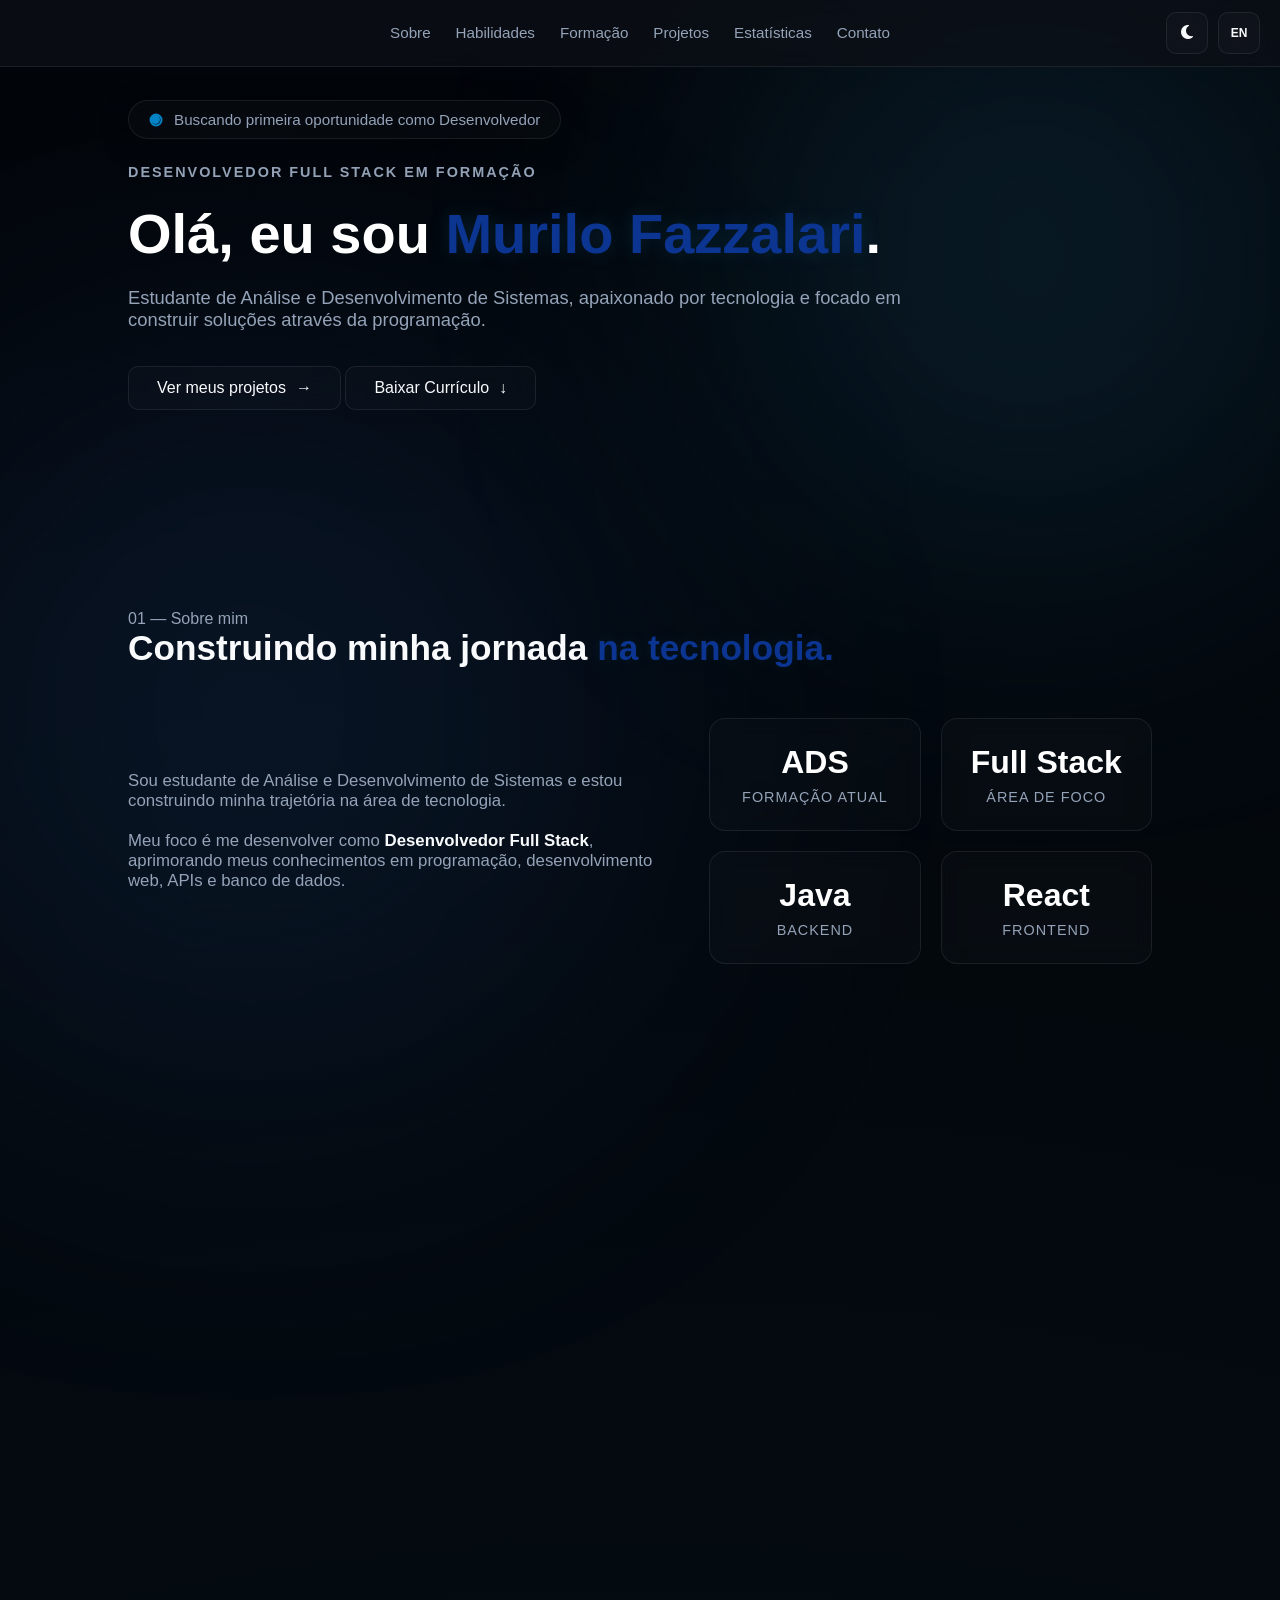
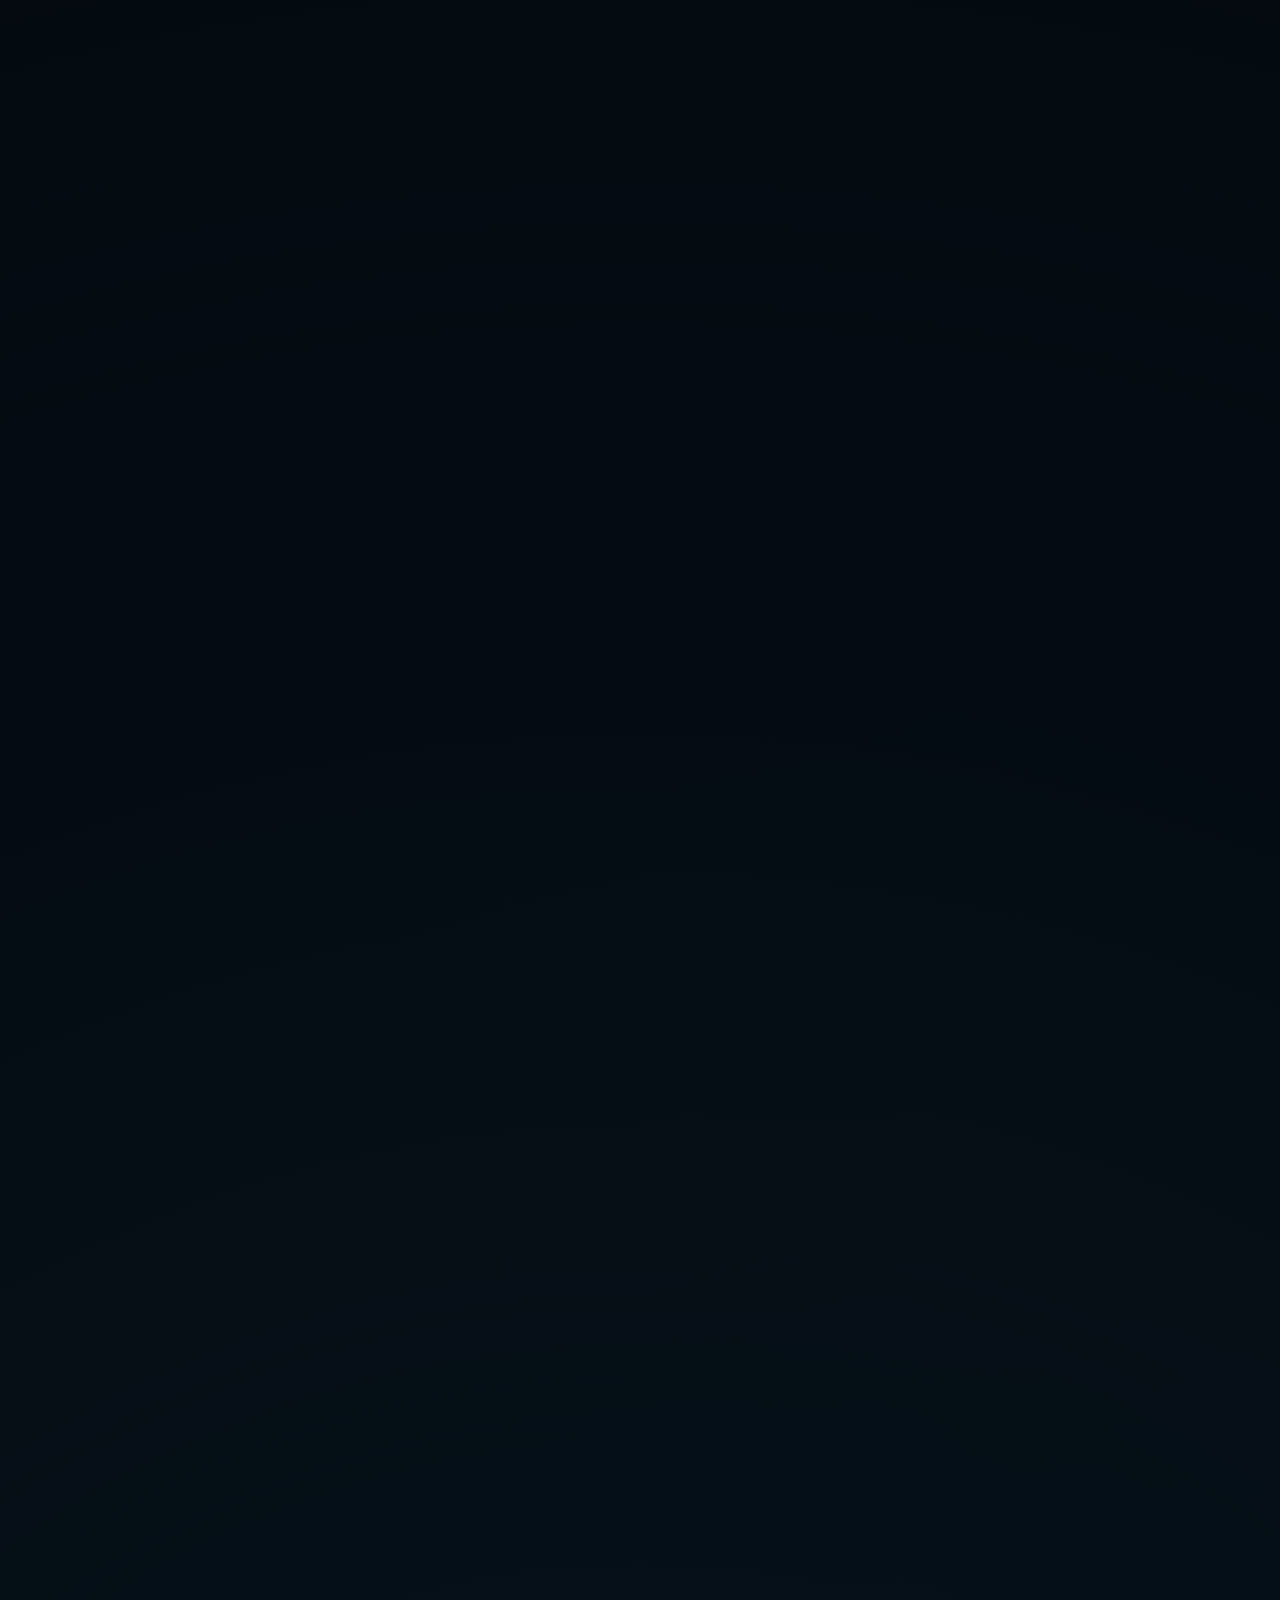
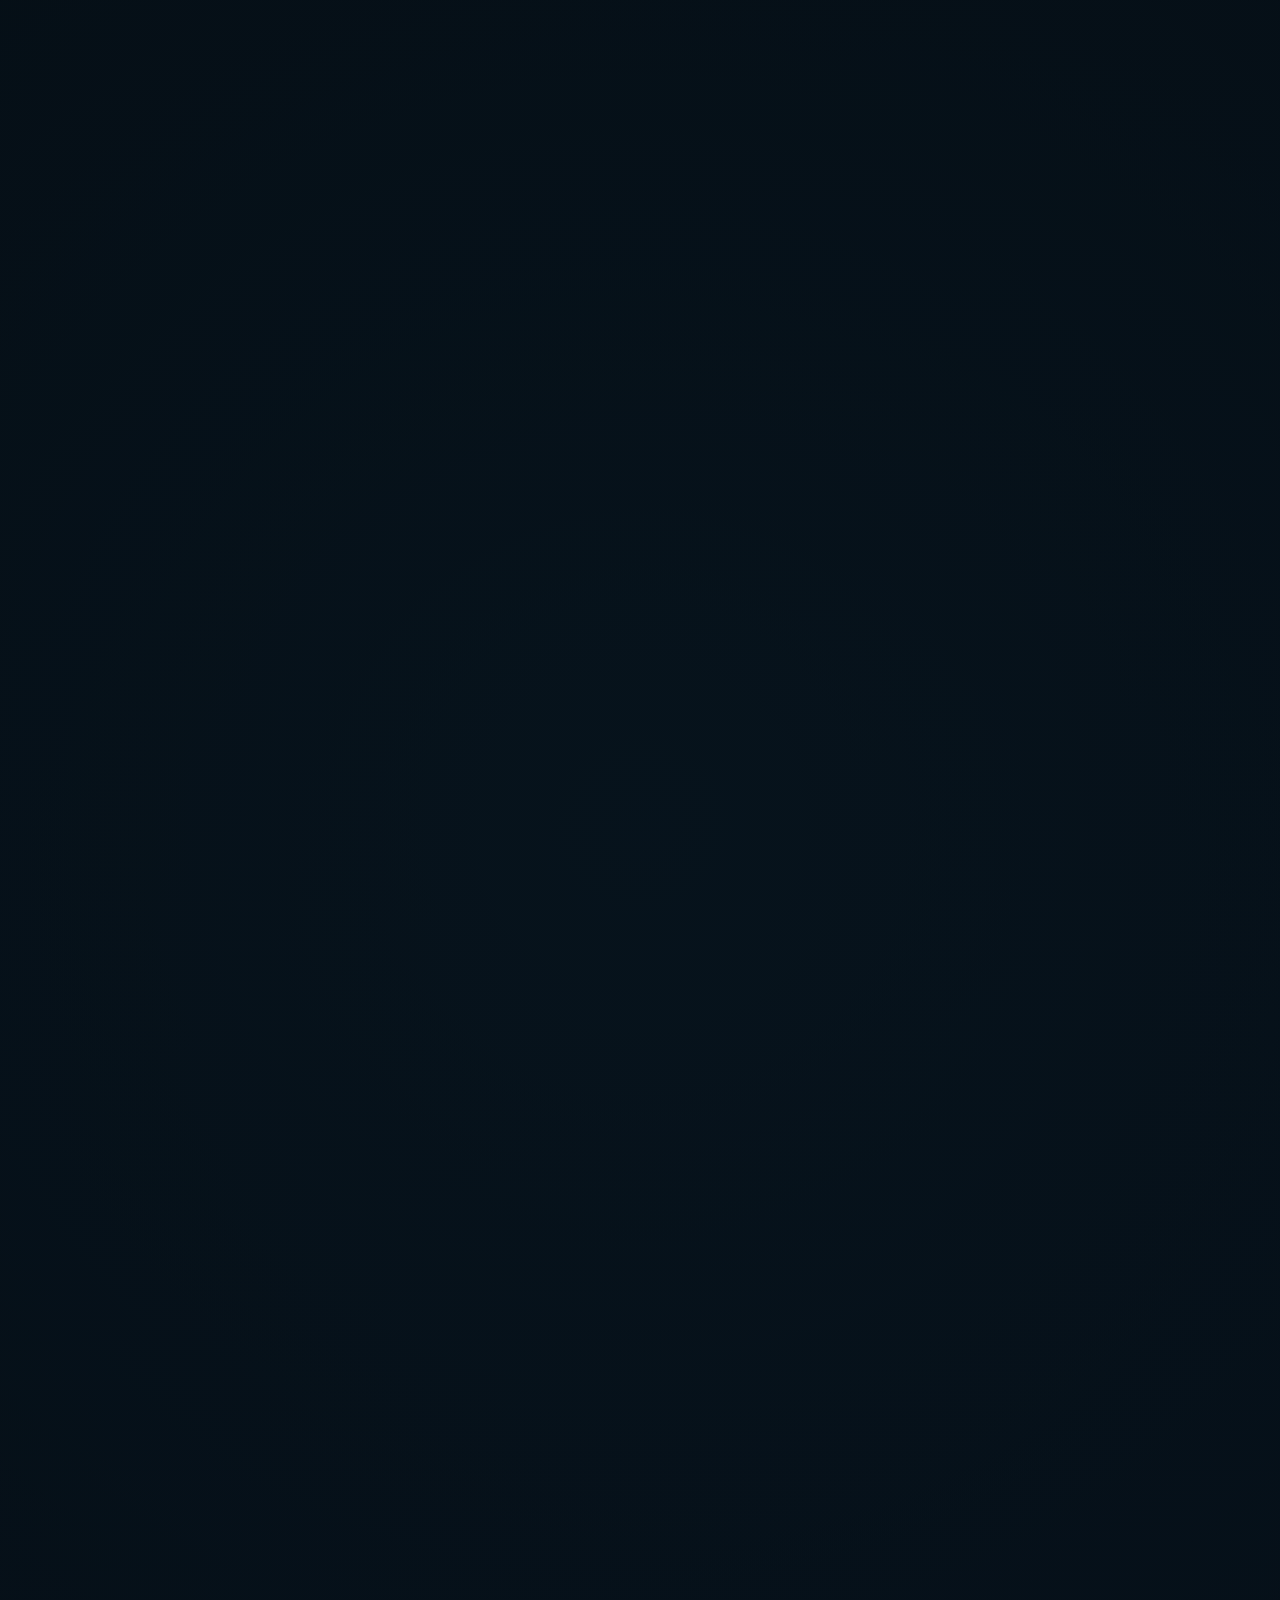
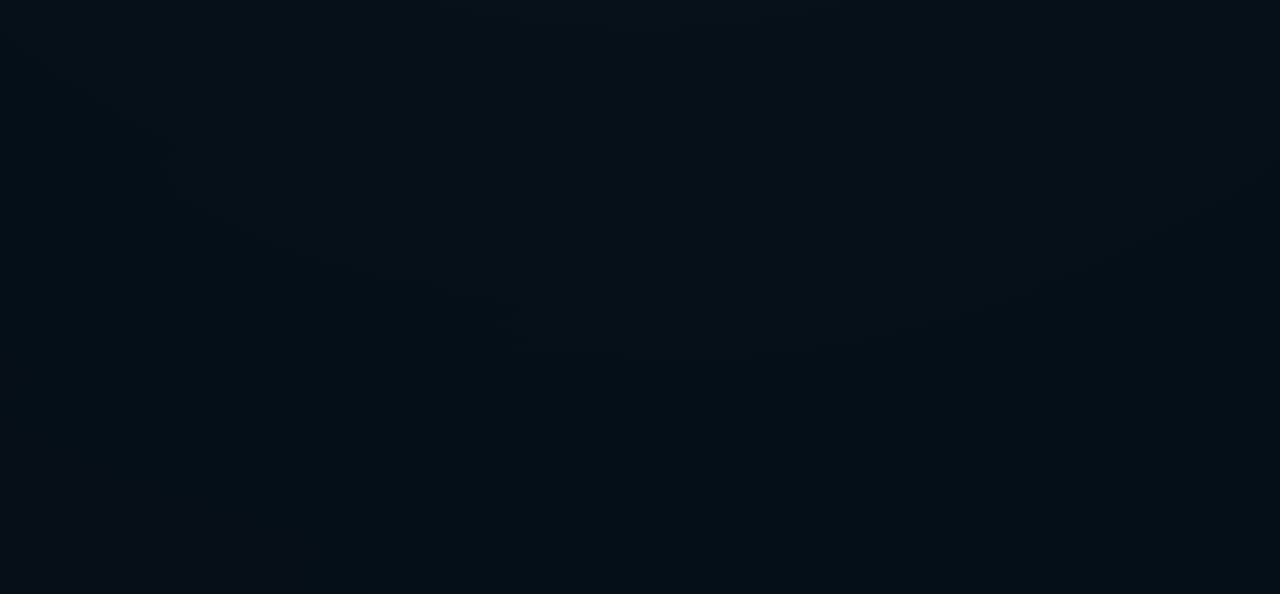
<file: index.html>
<!DOCTYPE html>
<html lang="pt-BR">

<head>
    <meta charset="UTF-8">
    <meta name="viewport" content="width=device-width, initial-scale=1.0">
    <title>Murilo Fazzalari | Desenvolvedor Full Stack</title>
    <link rel="stylesheet" href="style.css">
    <link rel="stylesheet" href="https://cdnjs.cloudflare.com/ajax/libs/font-awesome/6.4.0/css/all.min.css">
</head>

<body>

   <header>
    <div class="header-container">
        <!-- 1. Esquerda: Botão Hamburguer -->
        <button id="menu-toggle" class="menu-toggle-btn" aria-label="Abrir menu">
            <i class="fas fa-bars"></i>
        </button>

        <!-- 2. Centro: Menu de Navegação (Gaveta centralizada) -->
      <!-- 2. Centro: Menu de Navegação (Gaveta centralizada) -->
        <nav id="nav-menu">
            <ul>
                <li><a href="#sobre">Sobre</a></li>
                <li><a href="#habilidades">Habilidades</a></li>
                <li><a href="#formacao">Formação</a></li>
                <li><a href="#projetos">Projetos</a></li>
                <li><a href="#github-stats">Estatísticas</a></li>
                <li><a href="#contato">Contato</a></li>
            </ul>
        </nav>

        <!-- 3. Direita: Botões de Ação Padronizados -->
        <div class="header-actions-right">
            <!-- Botão do Tema -->
            <button id="theme-toggle" class="theme-toggle-btn" aria-label="Alternar tema">
                <i class="fas fa-moon"></i>
            </button>
            
            <!-- Botão de Idioma -->
            <button id="lang-toggle" class="theme-toggle-btn" aria-label="Mudar idioma">
                <span>EN</span>
            </button>
        </div>
    </div>
</header>
    <section class="hero">
        <div class="hero-content">
            <div class="status-badge" data-translate="hero-badge">
                <span class="status-dot"></span>
                Buscando primeira oportunidade como Desenvolvedor
            </div>
            <p class="hero-subtitle" data-translate="hero-subtitle">
                DESENVOLVEDOR FULL STACK EM FORMAÇÃO
            </p>
            <h1 data-translate="hero-title">
                Olá, eu sou <span>Murilo Fazzalari</span>.
            </h1>    
            <p class="hero-description" data-translate="hero-desc">
                Estudante de Análise e Desenvolvimento de Sistemas, apaixonado por tecnologia e focado em construir soluções através da programação.
            </p>
            <div class="hero-actions">
                <a href="#projetos" class="btn-glass" data-translate="hero-btn-proj">
                    Ver meus projetos
                    <span class="arrow">→</span>
                </a>
                <a href="curriculo.pdf" target="_blank" download="Murilo_Fazzalari_Curriculo.pdf" class="btn-glass" data-translate="hero-btn-cv">
                    Baixar Currículo
                    <span class="arrow">↓</span>
                </a>
            </div>
        </div>
    </section>

    <section id="sobre" class="about">
        <div class="section-title">
            <span data-translate="sobre-tag">01 — Sobre mim</span>
            <h2 data-translate="sobre-title">Construindo minha jornada <span>na tecnologia.</span></h2>
        </div>
       
        <div class="about-grid">
            <div class="about-text">
                <p data-translate="sobre-desc1">Sou estudante de Análise e Desenvolvimento de Sistemas e estou construindo minha trajetória na área de tecnologia.</p>
                <p data-translate="sobre-desc2">Meu foco é me desenvolver como <strong>Desenvolvedor Full Stack</strong>, aprimorando meus conhecimentos em programação, desenvolvimento web, APIs e banco de dados.</p>
            </div>
           
            <div class="about-stats">
                <div class="stat-card">
                    <div class="stat-number">ADS</div>
                    <div class="stat-label" data-translate="stat-label-1">FORMAÇÃO ATUAL</div>
                </div>
                <div class="stat-card">
                    <div class="stat-number">Full Stack</div>
                    <div class="stat-label" data-translate="stat-label-2">ÁREA DE FOCO</div>
                </div>
                <div class="stat-card">
                    <div class="stat-number">Java</div>
                    <div class="stat-label" data-translate="stat-label-3">BACKEND</div>
                </div>
                <div class="stat-card">
                    <div class="stat-number">React</div>
                    <div class="stat-label" data-translate="stat-label-4">FRONTEND</div>
                </div>
            </div>
        </div>
    </section>

    <section id="habilidades" class="skills">
        <div class="section-title">
            <p data-translate="skills-tag">02 — HABILIDADES</p>
            <h2 data-translate="skills-title">
                Tecnologias e conceitos que
                <span>estou desenvolvendo.</span>
            </h2>
        </div>

        <div class="skills-grid">
            <div class="skill-card">
                <span class="skill-number">01</span>
                <h3 data-translate="skill-h3-1">Backend</h3>
                <p data-translate="skill-p-1">
                    Desenvolvimento de aplicações backend utilizando Java e o ecossistema Spring.
                </p>
                <div class="skill-tags">
                    <span>Java</span>
                    <span>Spring</span>
                    <span>REST API</span>
                </div>
            </div>

            <div class="skill-card">
                <span class="skill-number">02</span>
                <h3 data-translate="skill-h3-2">Frontend</h3>
                <p data-translate="skill-p-2">
                    Desenvolvimento de interfaces web modernas utilizando tecnologias fundamentais do frontend.
                </p>
                <div class="skill-tags">
                    <span>HTML</span>
                    <span>CSS</span>
                    <span>JavaScript</span>
                    <span>React</span>
                </div>
            </div>

            <div class="skill-card">
                <span class="skill-number">03</span>
                <h3 data-translate="skill-h3-3">Boas práticas</h3>
                <p data-translate="skill-p-3">
                    Conhecimentos adquiridos durante minha formação em desenvolvimento de software.
                </p>
                <div class="skill-tags">
                    <span>SOLID</span>
                    <span>Clean Code</span>
                    <span>Design Patterns</span>
                </div>
            </div>

            <div class="skill-card">
                <span class="skill-number">04</span>
                <h3 data-translate="skill-h3-4">Ferramentas</h3>
                <p data-translate="skill-p-4">
                    Ferramentas utilizadas durante meus estudos e desenvolvimento dos projetos.
                </p>
                <div class="skill-tags">
                    <span>IntelliJ IDEA</span>
                    <span>Git</span>
                    <span>GitHub</span>
                    <span>VS Code</span>
                    <span>Node.js</span>
                    <span>SQL Server</span>
                </div>
            </div>
        </div>
    </section>

    <section id="formacao" class="education">
    <div class="section-title">
        <p data-translate="edu-tag">03 — FORMAÇÃO COMPLEMENTAR</p>
        <h2 data-translate="edu-title">
            Conhecimento construído
            <span>na prática.</span>
        </h2>
    </div>

    <div class="education-list">
        <!-- Card 1: Python -->
        <article class="education-card">
            <div class="education-number">01</div>
            <div class="education-content">
                <div class="education-header">
                    <div>
                        <span class="education-institution">SENAI</span>
                        <h3 data-translate="edu-h3-1">Programação em Python</h3>
                    </div>
                    <span class="education-status" data-translate="edu-status-1">Concluído</span>
                </div>
                <p data-translate="edu-p-1">
                    Formação em programação utilizando Python, desenvolvendo fundamentos de lógica de programação, estruturas de dados e construção de soluções.
                </p>
                <div class="education-tags">
                    <span>Python</span>
                    <span data-translate="tag-logica">Lógica de Programação</span>
                    <span data-translate="tag-prog">Programação</span>
                </div>
                <div style="margin-top: 15px;">
                    <a href="Python.pdf" target="_blank" class="btn-glass" style="font-size: 0.85rem; padding: 6px 14px; display: inline-flex; align-items: center; gap: 6px;" data-translate="btn-cert">
                        Ver Certificado ↗
                    </a>
                </div>
            </div>
        </article>

        <!-- Card 2: IA e Análise de Dados (Movido para fora e padronizado) -->
        <article class="education-card">
    <div class="education-number">02</div>
    <div class="education-content">
        <div class="education-header">
            <div>
                <span class="education-institution">SENAI</span>
                <h3 data-translate="edu-h3-2">Fundamentos de Inteligência Artificial e Análise de Dados</h3>
            </div>
            <span class="education-status" data-translate="edu-status-2">Cursando</span>
        </div>
        <p data-translate="edu-p-2">
            Formação introdutória em fundamentos de inteligência
            artificial e análise de dados, ampliando conhecimentos
            sobre tecnologia e utilização de dados.
        </p>
        <div class="education-tags">
            <span data-translate="tag-ia">Inteligência Artificial</span>
            <span data-translate="tag-manipulacao">Manipulação de Dados</span>
            <span data-translate="tag-analise">Análise de Dados</span>
        </div>
    </div>
</article>

        <!-- Card 3: Santander Bootcamp -->
        <article class="education-card">
            <div class="education-number">03</div>
            <div class="education-content">
                <div class="education-header">
                    <div>
                        <span class="education-institution">Santander Bootcamp 2026</span>
                        <h3 data-translate="edu-h3-2">AI Java Back-end</h3>
                    </div>
                    <span class="education-status" data-translate="edu-status-2">Concluído</span>
                </div>
                <p data-translate="edu-p-2">
                    Formação prática voltada ao desenvolvimento back-end com Java, explorando APIs, arquitetura de software e boas práticas de desenvolvimento.
                </p>
                <div class="education-tags">
                    <span>Java</span>
                    <span>Spring</span>
                    <span>REST API</span>
                    <span>SOLID</span>
                    <span>Clean Code</span>
                    <span>Design Patterns</span>
                </div>
                <div style="margin-top: 15px;">
                    <a href="Santander.pdf" target="_blank" class="btn-glass" style="font-size: 0.85rem; padding: 6px 14px; display: inline-flex; align-items: center; gap: 6px;" data-translate="btn-cert2">
                        Ver Certificado ↗
                    </a>
                </div>
            </div>
        </article>

        <!-- Card 4: Bootcamp Inter -->
        <article class="education-card">
            <div class="education-number">04</div>
            <div class="education-content">
                <div class="education-header">
                    <div>
                        <span class="education-institution">Bootcamp Inter</span>
                        <h3 data-translate="edu-h3-3">FrontEnd Developer</h3>
                    </div>
                    <span class="education-status" data-translate="edu-status-3">Concluído</span>
                </div>
                <p data-translate="edu-p-3">
                    Formação prática em desenvolvimento front-end, trabalhando com construção de interfaces e tecnologias utilizadas no desenvolvimento web.
                </p>
                <div class="education-tags">
                    <span>HTML</span>
                    <span>CSS</span>
                    <span>JavaScript</span>
                    <span>React</span>
                    <span>Node.js</span>
                    <span>SQL Server</span>
                </div>
                <div style="margin-top: 15px;">
                    <a href="Inter.pdf" target="_blank" class="btn-glass" style="font-size: 0.85rem; padding: 6px 14px; display: inline-flex; align-items: center; gap: 6px;" data-translate="btn-cert3">
                        Ver Certificado ↗
                    </a>
                </div>
            </div>
        </article>
    </div>
</section>

    <section id="projetos">
        <div class="section-title">
            <span data-translate="proj-tag">04 — PROJETOS</span>
           <h2 data-translate="proj-title">Alguns dos trabalhos que desenvolvi <span>na prática.</span></h2>
        </div>

        <div class="projects-grid">
            <div class="project-card">
                <div class="project-header">
                    <span class="project-tag" data-translate="p-tag-1">Destaque</span>
                </div>
                <div>
                    <h3 data-translate="p-h3-1">Portfólio Pessoal</h3>
                    <p data-translate="p-desc-1">Site de portfólio moderno e responsivo desenvolvido para apresentar minha trajetória, habilidades, formações e projetos de forma profissional.</p>
                </div>
                <div class="project-techs">
                    <span>HTML5</span>
                    <span>CSS3</span>
                    <span>JavaScript</span>
                </div>
            </div>

            <div class="project-card">
                <div class="project-header">
                    <span class="project-tag" data-translate="p-tag-2">Frontend</span>
                </div>
                <div>
                    <h3 data-translate="p-h3-2">Clone Netflix</h3>
                    <p data-translate="p-desc-2">Desenvolvimento de interface inspirada na plataforma de streaming Netflix, aplicando conceitos avançados de estruturação de layout e dinamismo visual com CSS e JavaScript.</p>
                </div>
                <div class="project-techs">
                    <span>HTML</span>
                    <span>CSS</span>
                    <span>JavaScript</span>
                </div>
            </div>

            <div class="project-card">
                <div class="project-header">
                    <span class="project-tag" data-translate="p-tag-3">Fullstack / Sistema</span>
                </div>
                <div>
                    <h3 data-translate="p-h3-3">Sistema para Restaurante</h3>
                    <p data-translate="p-desc-3">Aplicação voltada para o gerenciamento de pedidos e estruturação lógica de operações em ambiente de restaurante.</p>
                </div>
                <div class="project-techs">
                    <span data-translate="tech-devweb">Desenvolvimento Web</span>
                    <span data-translate="tech-logica">Lógica</span>
                </div>
            </div>

            <div class="project-card">
                <div class="project-header">
                    <span class="project-tag" data-translate="p-tag-4">Tecnologia & Dados</span>
                </div>
                <div>
                    <h3 data-translate="p-h3-4">Orçamento Financeiro</h3>
                    <p data-translate="p-desc-4">Projeto integrando conceitos de análise e inteligência artificial aplicados ao controle e planejamento de orçamentos financeiros.</p>
                </div>
                <div class="project-techs">
                    <span>Python</span>
                    <span data-translate="tech-ia">Inteligência Artificial</span>
                </div>
            </div>
        </div>
    </section>

    <div class="modal-overlay" id="meu-modal">
        <div class="modal-box">
            <span class="close-btn">&times;</span>
            <h3 class="modal-title-txt">Título do Projeto</h3>
            <p class="modal-desc-txt">Descrição do projeto...</p>
            <div class="modal-techs-txt"></div>
            <div class="modal-actions">
                <a href="#" class="link-github btn-glass primary" target="_blank" data-translate="modal-repo">Repositório GitHub</a>
            </div>
        </div>
    </div>

    <section id="github-stats" class="projects-section">
        <div class="container">
            <div class="section-title">
                <span data-translate="stats-tag">05 — ESTATÍSTICAS</span>
                <h2 data-translate="stats-title">Atividade no <span> GitHub</span>
</h2>

            <div class="github-four-grid">
                <div class="github-stat-card">
                    <div>
                        <h3 data-translate="stat-box-1-h">6 Repositórios</h3>
                        <p data-translate="stat-box-1-p">Repositórios públicos criados e mantidos no GitHub.</p>
                    </div>
                </div>

                <div class="github-stat-card">
                    <div>
                        <h3 data-translate="stat-box-2-h">Full-Stack & IA</h3>
                        <p data-translate="stat-box-2-p">Foco principal em Java, Python, JavaScript e React.</p>
                    </div>
                </div>

                <div class="github-stat-card">
                    <div>
                        <h3 data-translate="stat-box-3-h">Frequência Diária</h3>
                        <p data-translate="stat-box-3-p">Constância em commits e evolução contínua de código.</p>
                    </div>
                </div>

                <a href="https://github.com/mfazzalari-dev" target="_blank" class="github-stat-card github-link-card">
                    <div>
                        <h3 data-translate="stat-box-4-h">Ver Perfil Completo ↗</h3>
                        <p data-translate="stat-box-4-p">Acesse minha página oficial no GitHub para ver todos os códigos.</p>
                    </div>
                </a>
            </div>
        </div>
    </section>

    <section id="contato" class="projects-section">
        <div class="container">
            <div class="section-title">
                <span data-translate="contact-tag">06 — CONTATO</span>
                <h2 data-translate="contact-title">Vamos construir algo incrível </span> juntos?</span></h2>
            </div>

            <p style="margin-top: 16px; margin-bottom: 30px; color: var(--text-muted, #9ca3af); font-size: 1rem; line-height: 1.5;" data-translate="contact-desc">
                Estou em busca de oportunidades como desenvolvedor (estágio ou júnior) para somar em projetos desafiadores. Sinta-se à vontade para entrar em contato através das minhas redes.
            </p>

            <div class="github-four-grid" style="display: grid; grid-template-columns: repeat(4, 1fr); gap: 20px;">
                
                <div class="github-stat-card" id="btn-copiar" onclick="copiarEmail()" style="cursor: pointer;">
                    <div>
                        <h3 data-translate="contact-card-1-h">Copiar E-mail</h3>
                        <p data-translate="contact-card-1-p">Clique para copiar meu endereço de e-mail profissional.</p>
                    </div>
                </div>

                <a href="https://www.linkedin.com/in/murilo-fazzalari/" target="_blank" class="github-stat-card github-link-card">
                    <div>
                        <h3 data-translate="contact-card-2-h">LinkedIn ↗</h3>
                        <p data-translate="contact-card-2-p">Conecte-se comigo profissionalmente na rede.</p>
                    </div>
                </a>

                <a href="https://github.com/mfazzalari-dev" target="_blank" class="github-stat-card github-link-card">
                    <div>
                        <h3 data-translate="contact-card-3-h">GitHub ↗</h3>
                        <p data-translate="contact-card-3-p">Acompanhe meus repositórios e códigos por lá.</p>
                    </div>
                </a>

                <a href="curriculo.pdf" target="_blank" download="Murilo_Fazzalari_Curriculo.pdf" class="github-stat-card github-link-card">
                    <div>
                        <h3 data-translate="contact-card-4-h">Baixar Currículo ↗</h3>
                        <p data-translate="contact-card-4-p">Faça o download do meu currículo em PDF.</p>
                    </div>
                </a>

            </div>
        </div>
    </section>

    <!-- Scripts de Funcionalidades (Scroll, Modal, Tema, Cópia de E-mail) -->
    <script>
        document.addEventListener("DOMContentLoaded", function () {
            const sections = document.querySelectorAll("section");
            function checkScroll() {
                const triggerBottom = window.innerHeight * 0.85;
                sections.forEach(section => {
                    const rect = section.getBoundingClientRect();
                    if (rect.top < triggerBottom && rect.bottom > 0) {
                        section.classList.add("visible");
                    } else {
                        section.classList.remove("visible");
                    }
                });
            }
            window.addEventListener("scroll", checkScroll);
            checkScroll();

            const cards = document.querySelectorAll(".project-card");
            const modal = document.getElementById("meu-modal");
            
            if (modal) {
                const closeBtn = modal.querySelector(".close-btn");
                const titleEl = modal.querySelector(".modal-title-txt");
                const descEl = modal.querySelector(".modal-desc-txt");
                const techsEl = modal.querySelector(".modal-techs-txt");
                const btnGithub = modal.querySelector(".link-github");

                cards.forEach(card => {
                    card.addEventListener("click", () => {
                        const cardTitle = card.querySelector("h3") ? card.querySelector("h3").innerText : "";
                        const cardDesc = card.querySelector("p") ? card.querySelector("p").innerText : "";
                        const cardTechs = card.querySelector(".project-techs") ? card.querySelector(".project-techs").innerHTML : "";

                        titleEl.innerText = cardTitle;
                        descEl.innerText = cardDesc;
                        techsEl.innerHTML = cardTechs;

                        if (cardTitle.includes("Netflix")) {
            btnGithub.href = "https://github.com/mfazzalari-dev/clone-netflix";
        } else if (cardTitle.includes("Portfólio")) {
            btnGithub.href = "https://github.com/mfazzalari-dev/portfolio-murilo";
        } else if (cardTitle.includes("Restaurante")) {
            btnGithub.href = "https://github.com/mfazzalari-dev/sistema-restaurante";
        } else if (cardTitle.includes("Orçamento")) {
            btnGithub.href = "https://github.com/mfazzalari-dev/orcamento-financeiro-ia";
        }

                        modal.classList.add("is-visible");
                        document.body.style.overflow = "hidden";
                    });
                });

                closeBtn.addEventListener("click", () => {
                    modal.classList.remove("is-visible");
                    document.body.style.overflow = "auto";
                });

                window.addEventListener("click", (e) => {
                    if (e.target === modal) {
                        modal.classList.remove("is-visible");
                        document.body.style.overflow = "auto";
                    }
                });
            }

            const menuLinks = document.querySelectorAll("header nav ul li a");
            const sectionsList = document.querySelectorAll("section");

            menuLinks.forEach(link => {
                link.addEventListener("click", function (e) {
                    const targetId = this.getAttribute("href");
                    
                    if (targetId && targetId.startsWith("#")) {
                        e.preventDefault();
                        const targetSection = document.querySelector(targetId);
                        
                        if (targetSection) {
                            if (targetId === "#contato") {
                                window.scrollTo({
                                    top: document.body.scrollHeight,
                                    behavior: "smooth"
                                });
                            } else {
                                const headerHeight = document.querySelector("header").offsetHeight || 80;
                                const elementPosition = targetSection.getBoundingClientRect().top;
                                const offsetPosition = elementPosition + window.pageYOffset - headerHeight;

                                window.scrollTo({
                                    top: offsetPosition,
                                    behavior: "smooth"
                                });
                            }
                        }
                    }
                });
            });

            window.addEventListener('scroll', () => {
                let current = '';
               
                sectionsList.forEach(section => {
                    const sectionTop = section.offsetTop;
                    const sectionHeight = section.clientHeight;
                    if (window.scrollY >= (sectionTop - sectionHeight / 3)) {
                        current = section.getAttribute('id');
                    }
                });

                if ((window.innerHeight + window.scrollY) >= document.body.offsetHeight - 20) {
                    current = 'contato';
                }

                menuLinks.forEach(link => {
                    link.classList.remove('active');
                    if (link.getAttribute('href') === `#${current}`) {
                        link.classList.add('active');
                    }
                });
            });
        });
    </script>

    <script>
        window.addEventListener('scroll', () => {
            const winScroll = document.documentElement.scrollTop;
            const height = document.documentElement.scrollHeight - document.documentElement.clientHeight;
            const scrolled = (winScroll / height) * 100;
           
            let progressBar = document.getElementById('scroll-progress');
            if (!progressBar) {
                progressBar = document.createElement('div');
                progressBar.id = 'scroll-progress';
                document.body.appendChild(progressBar);
            }
            progressBar.style.width = scrolled + '%';
        });
    </script>

    <script>
        const themeToggleBtn = document.getElementById('theme-toggle');
        const themeIcon = document.getElementById('theme-icon');
        const body = document.body;

        const savedTheme = localStorage.getItem('portfolio-theme');
        if (savedTheme === 'light') {
            body.classList.add('light-theme');
            if (themeIcon) {
                themeIcon.classList.remove('fa-moon');
                themeIcon.classList.add('fa-sun');
            }
        }

        if (themeToggleBtn) {
            themeToggleBtn.addEventListener('click', () => {
                body.classList.toggle('light-theme');
                
                if (body.classList.contains('light-theme')) {
                    localStorage.setItem('portfolio-theme', 'light');
                    if (themeIcon) {
                        themeIcon.classList.remove('fa-moon');
                        themeIcon.classList.add('fa-sun');
                    }
                } else {
                    localStorage.setItem('portfolio-theme', 'dark');
                    if (themeIcon) {
                        themeIcon.classList.remove('fa-sun');
                        themeIcon.classList.add('fa-moon');
                    }
                }
            });
        }
    </script>

    <script>
        function copiarEmail() {
            const email = "murilogpfazzalari@gmail.com";
            const botao = document.getElementById("btn-copiar");
            const tituloCard = botao.querySelector("h3");
            const descCard = botao.querySelector("p");

            navigator.clipboard.writeText(email).then(() => {
                const originalTitulo = tituloCard.textContent;
                const originalDesc = descCard.textContent;

                tituloCard.textContent = "E-mail copiado! ✓";
                descCard.textContent = email;

                setTimeout(() => {
                    tituloCard.textContent = originalTitulo;
                    descCard.textContent = originalDesc;
                }, 3000);
            }).catch(err => {
                console.error("Erro ao copiar o e-mail: ", err);
            });
        }
    </script>

    <!-- Script de Tradução -->
    <script>
        const translations = {
            // Menu
            "nav-sobre": "About",
            "nav-habilidades": "Skills",
            "nav-formacao": "Education",
            "nav-projetos": "Projects",
            "nav-estatisticas": "Stats",
            "nav-contato": "Contact",

            // Hero Section
            "hero-badge": "Looking for first opportunity as a Developer",
            "hero-subtitle": "FULL STACK DEVELOPER IN TRAINING",
            "hero-title": "Hello, I am <span>Murilo Fazzalari</span>.",
            "hero-desc": "Systems Analysis and Development student, passionate about technology and focused on building solutions through programming.",
            "hero-btn-proj": "View my projects",
            "hero-btn-cv": "Download Resume",

            // Sobre
            "sobre-tag": "01 — About me",
            "sobre-title": "Building my journey <span>in technology.</span>",
            "sobre-desc1": "I am a Systems Analysis and Development student and I am building my career in the technology area.",
            "sobre-desc2": "My focus is to develop as a <strong>Full Stack Developer</strong>, improving my knowledge in programming, web development, APIs, and databases.",
            "stat-label-1": "CURRENT EDUCATION",
            "stat-label-2": "FOCUS AREA",
            "stat-label-3": "BACKEND",
            "stat-label-4": "FRONTEND",

            // Habilidades
            "skills-tag": "02 — SKILLS",
            "skills-title": "Technologies and concepts I am <span>developing.</span>",
            "skill-h3-1": "Backend",
            "skill-p-1": "Backend application development using Java and the Spring ecosystem.",
            "skill-h3-2": "Frontend",
            "skill-p-2": "Modern web interface development using fundamental frontend technologies.",
            "skill-h3-3": "Best practices",
            "skill-p-3": "Knowledge acquired during my software development education.",
            "skill-h3-4": "Tools",
            "skill-p-4": "Tools used during my studies and project development.",

          // Formação
"edu-tag": "03 — COMPLEMENTARY EDUCATION",
"edu-title": "Knowledge built <span>in practice.<span>",

// Card 1
"edu-h3-1": "Python Programming",
"edu-status-1": "Completed",
"edu-p-1": "Programming education using Python, developing programming logic fundamentals, data structures, and solution building.",
"tag-logica": "Programming Logic",
"tag-prog": "Programming",
"btn-cert": "View Certificate ↗",

// Card 2 (Adicionado e corrigido)
"edu-h3-2": "Fundamentals of Artificial Intelligence and Data Analysis",
"edu-status-2": "In Progress",
"edu-p-2": "Introductory training in artificial intelligence and data analysis fundamentals, expanding knowledge on technology and data utilization.",
"tag-ia": "Artificial Intelligence",
"tag-manipulacao": "Data Manipulation",
"tag-analise": "Data Analysis",

// Card 3
"edu-h3-3": "AI Java Back-end",
"edu-status-3": "Completed",
"edu-p-3": "Practical training focused on Java back-end development, exploring APIs, software architecture, and development best practices.",
"btn-cert3": "View Certificate ↗",

// Card 4
"edu-h3-4": "FrontEnd Developer",
"edu-status-4": "Completed",
"edu-p-4": "Practical training in front-end development, working with interface building and technologies used in web development.",
"btn-cert4": "View Certificate ↗",

            // Projetos
            "proj-tag": "04 — PROJECTS",
            "proj-title": "Some of the works I developed <span>in practice.</span>",
            "p-tag-1": "Highlight",
            "p-h3-1": "Personal Portfolio",
            "p-desc-1": "Modern and responsive portfolio website developed to present my journey, skills, education, and projects professionally.",
            
            "p-tag-2": "Frontend",
            "p-h3-2": "Netflix Clone",
            "p-desc-2": "Interface development inspired by the Netflix streaming platform, applying advanced layout structuring concepts and visual dynamism with CSS and JavaScript.",

            "p-tag-3": "Fullstack / Sistema",
            "p-h3-3": "Restaurant System",
            "p-desc-3": "Application aimed at order management and logical structuring of restaurant environment operations.",
            "tech-devweb": "Web Development",
            "tech-logica": "Logic",

            "p-tag-4": "Technology & Data",
            "p-h3-4": "Financial Budget",
            "p-desc-4": "Project integrating analysis and artificial intelligence concepts applied to financial budget control and planning.",
            "tech-ia": "Artificial Intelligence",

            "modal-repo": "GitHub Repository",

            // Estatísticas
            "stats-tag": "05 — STATISTICS",
            "stats-title": "GitHub <span>Activity</span>",
            "stat-box-1-h": "6 Repositories",
            "stat-box-1-p": "Public repositories created and maintained on GitHub.",
            "stat-box-2-h": "Full-Stack & IA",
            "stat-box-2-p": "Main focus on Java, Python, JavaScript, and React.",
            "stat-box-3-h": "Daily Frequency",
            "stat-box-3-p": "Commit consistency and continuous code evolution.",
            "stat-box-4-h": "View Full Profile ↗",
            "stat-box-4-p": "Access my official GitHub page to see all codes.",

            // Contato
            "contact-tag": "06 — CONTACT",
            "contact-title": "Let's build something amazing together?",
            "contact-desc": "I am looking for opportunities as a developer (internship or junior) to add value to challenging projects. Feel free to get in touch through my networks.",
            "contact-card-1-h": "Copy Email",
            "contact-card-1-p": "Click to copy my professional email address.",
            "contact-card-2-h": "LinkedIn ↗",
            "contact-card-2-p": "Connect with me professionally on the network.",
            "contact-card-3-h": "GitHub ↗",
            "contact-card-3-p": "Follow my repositories and codes there.",
            "contact-card-4-h": "Download Resume ↗",
            "contact-card-4-p": "Download my resume in PDF."
        };

        const originalTexts = {};
        document.querySelectorAll('[data-translate]').forEach(el => {
            originalTexts[el.getAttribute('data-translate')] = el.innerHTML;
        });

        let currentLang = 'pt';
        const langToggleBtn = document.getElementById('lang-toggle');
        const langText = document.getElementById('lang-text');

        langToggleBtn.addEventListener('click', () => {
            const elements = document.querySelectorAll('[data-translate]');

            if (currentLang === 'pt') {
                elements.forEach(el => {
                    const key = el.getAttribute('data-translate');
                    if (translations[key]) {
                        el.innerHTML = translations[key];
                    }
                });
                currentLang = 'en';
                langText.textContent = 'PT';
                langToggleBtn.title = 'Mudar para Português';
            } else {
                elements.forEach(el => {
                    const key = el.getAttribute('data-translate');
                    if (originalTexts[key]) {
                        el.innerHTML = originalTexts[key];
                    }
                });
                currentLang = 'pt';
                langText.textContent = 'EN';
                langToggleBtn.title = 'Mudar para Inglês';
            }
        });
    </script>
 <!-- Seus outros scripts do site -->
    <script>
        const menuToggle = document.getElementById('menu-toggle');
        const navMenu = document.getElementById('nav-menu');

        if (menuToggle && navMenu) {
            menuToggle.addEventListener('click', () => {
                navMenu.classList.toggle('active');
            });
        }
    </script>
    <script>
    document.addEventListener('DOMContentLoaded', () => {
        // Seleciona todos os links de navegação
        const links = document.querySelectorAll('nav a, .nav-menu a, .menu-toggle-btn ~ nav a');

        links.forEach(link => {
            link.addEventListener('click', function(e) {
                const targetId = this.getAttribute('href');

                // Verifica se é um link de âncora (começa com #)
                if (targetId && targetId.startsWith('#')) {
                    const targetElement = document.querySelector(targetId);

                    if (targetElement) {
                        e.preventDefault(); // Impede o salto seco
                        
                        // Rola suavemente até o elemento
                        targetElement.scrollIntoView({
                            behavior: 'smooth',
                            block: 'start'
                        });

                        // Se o menu mobile estiver aberto, fecha ele após o clique
                        const navMenu = document.querySelector('nav#nav-menu, .nav-menu');
                        if (navMenu && window.innerWidth <= 768) {
                            // Ajuste 'active' se o seu menu usar outra classe para fechar
                            navMenu.classList.remove('active'); 
                        }
                    }
                }
            });
        });
    });
</script>
<script>
    document.addEventListener('DOMContentLoaded', () => {
        const langToggleBtn = document.getElementById('lang-toggle');
        
        if (langToggleBtn) {
            langToggleBtn.addEventListener('click', () => {
                const span = langToggleBtn.querySelector('span') || langToggleBtn;
                const currentLang = span.innerText.trim();
                
                // Seleciona os links dentro do menu com segurança
                const menuLinks = document.querySelectorAll('nav#nav-menu ul li a');

                if (menuLinks && menuLinks.length >= 6) {
                    if (currentLang === 'EN') {
                        menuLinks[0].innerText = 'About';
                        menuLinks[1].innerText = 'Skills';
                        menuLinks[2].innerText = 'Education';
                        menuLinks[3].innerText = 'Projects';
                        menuLinks[4].innerText = 'Stats';
                        menuLinks[5].innerText = 'Contact';
                        span.innerText = 'PT';
                    } else {
                        menuLinks[0].innerText = 'Sobre';
                        menuLinks[1].innerText = 'Habilidades';
                        menuLinks[2].innerText = 'Formação';
                        menuLinks[3].innerText = 'Projetos';
                        menuLinks[4].innerText = 'Estatísticas';
                        menuLinks[5].innerText = 'Contato';
                        span.innerText = 'EN';
                    }
                }
            });
        }
    });
</script>
</body>
</html>
</file>
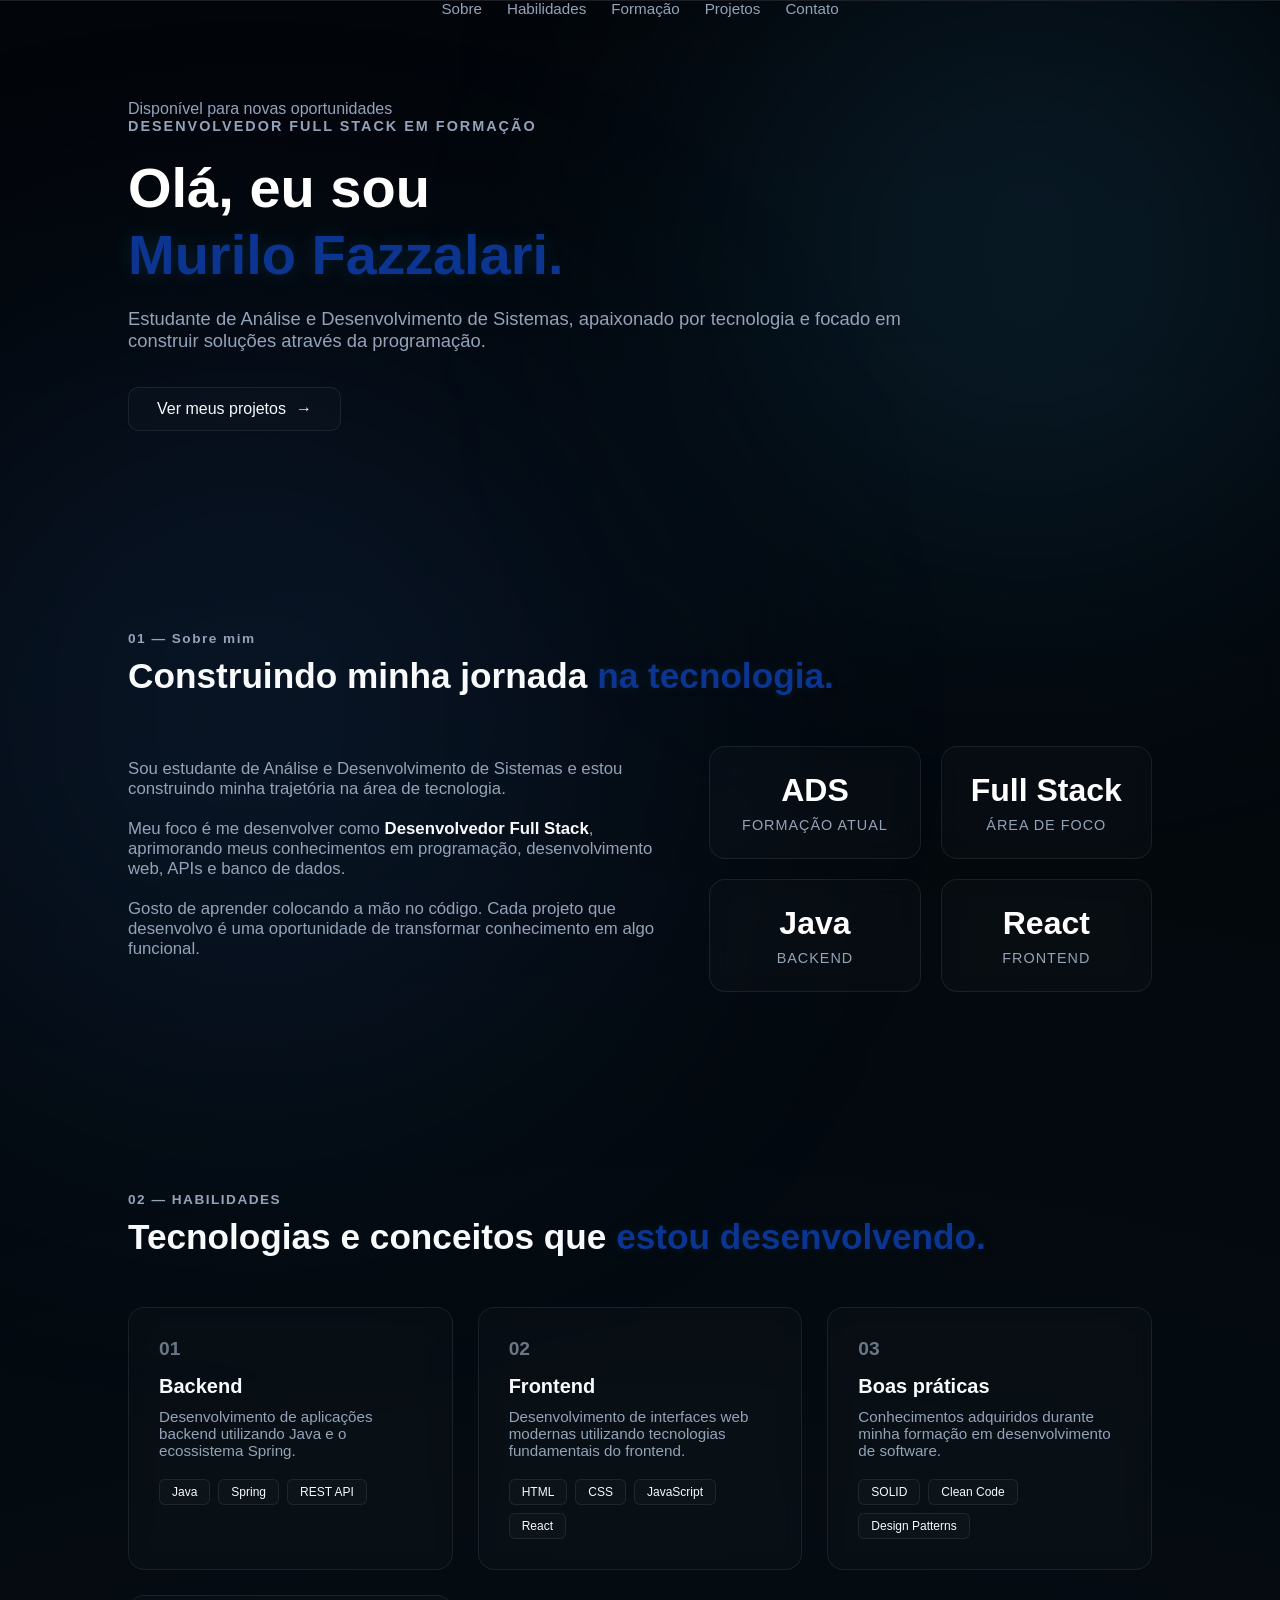
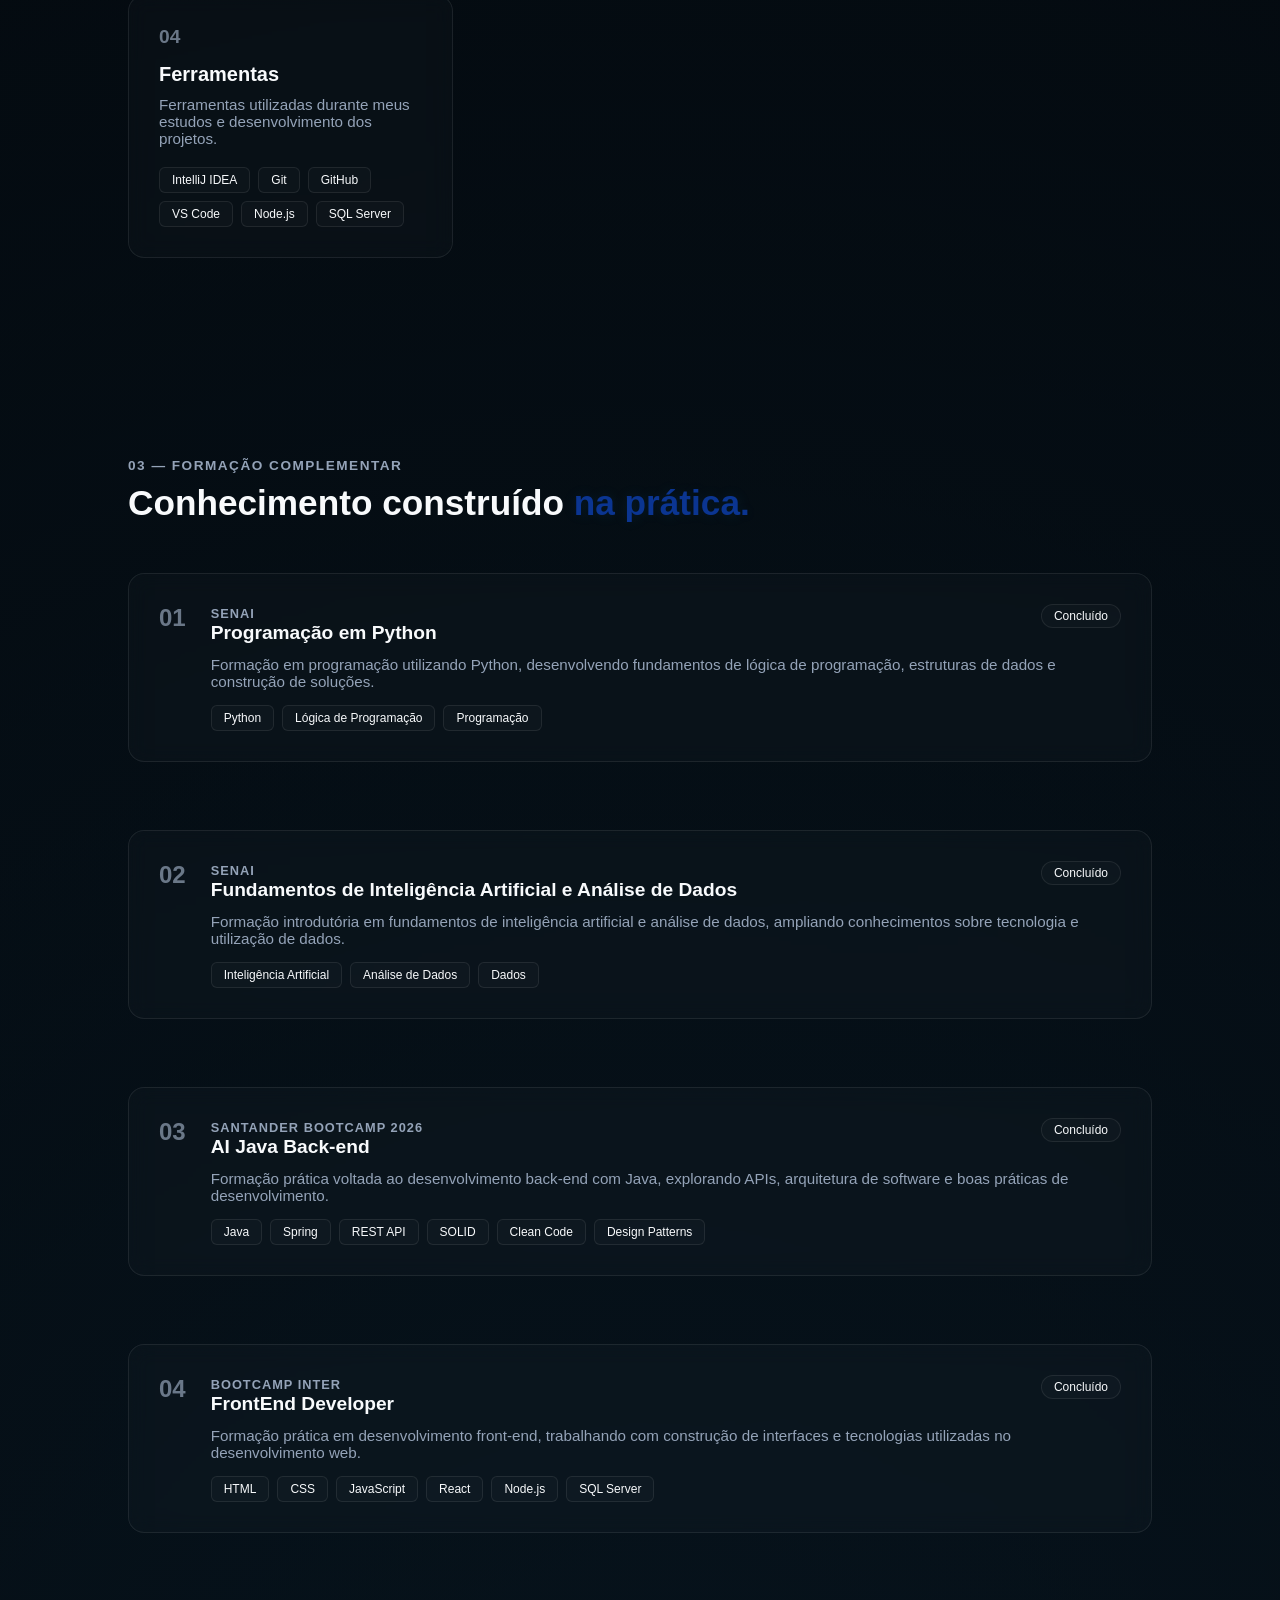
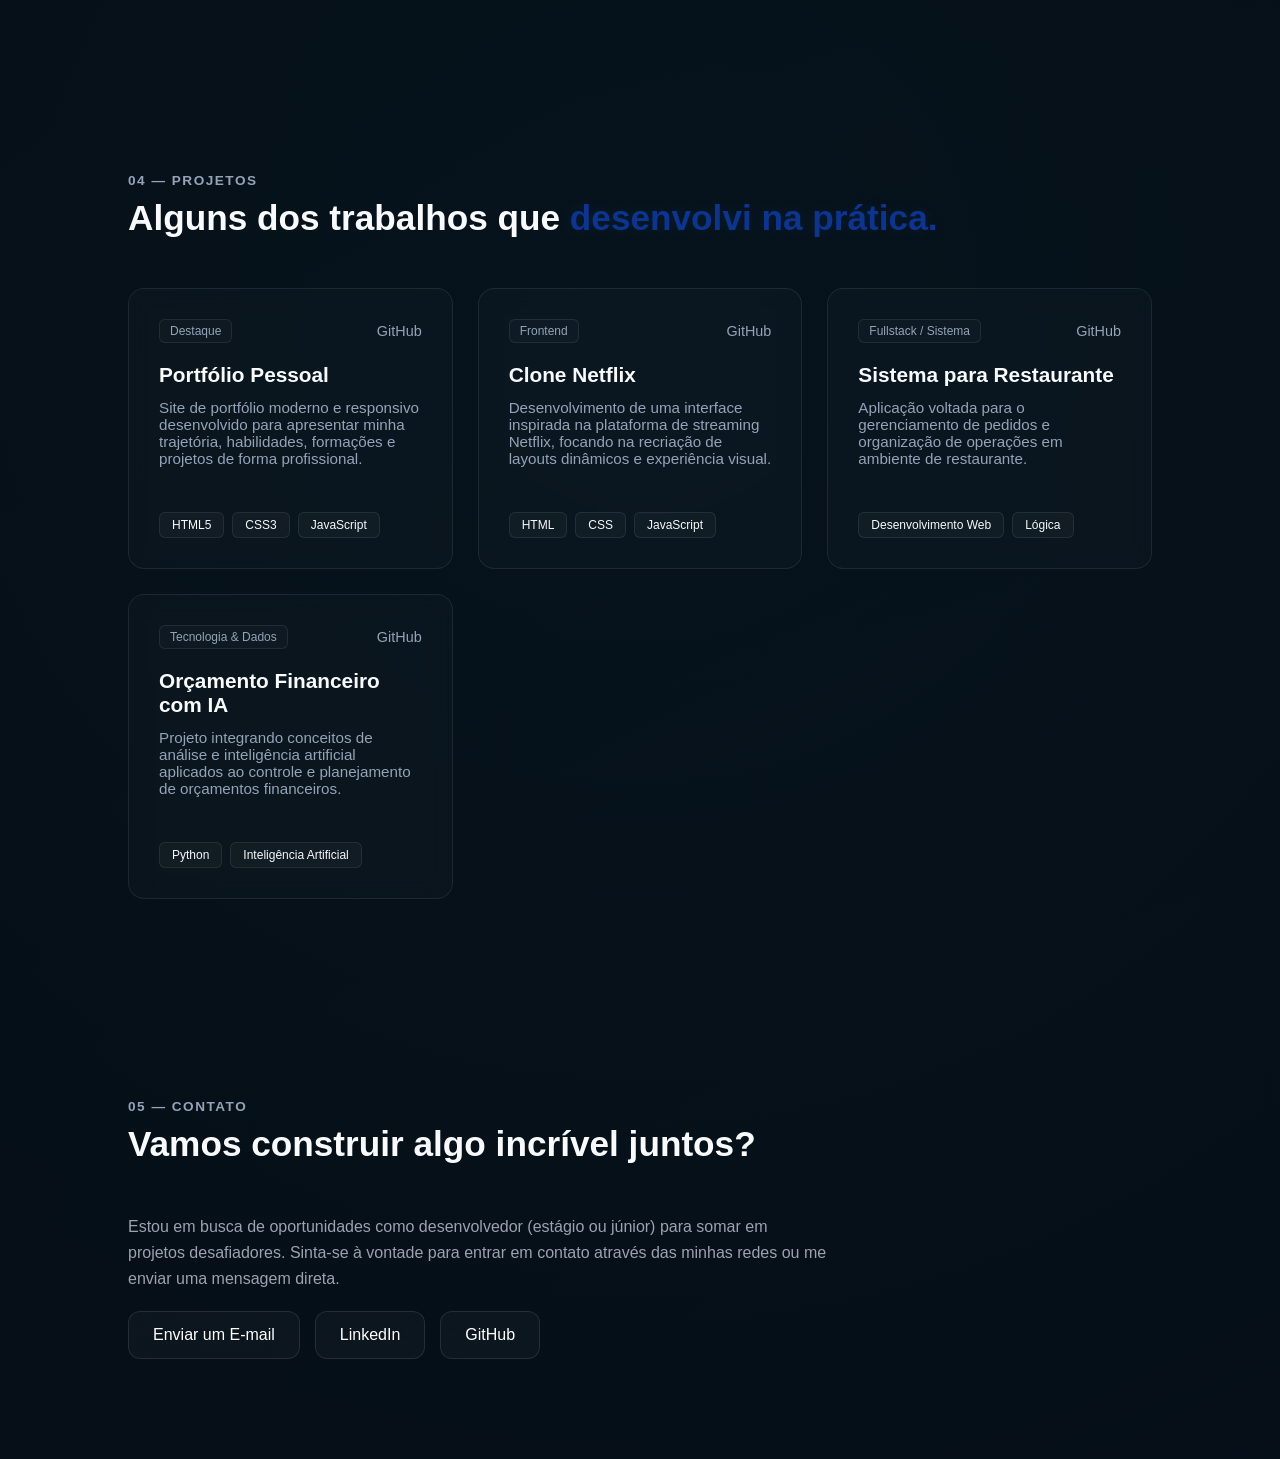
<file: index.html.html>
<!DOCTYPE html>
<html lang="pt-BR">

<head>
    <meta charset="UTF-8">
    <meta name="viewport" content="width=device-width, initial-scale=1.0">
    <title>Murilo Fazzalari | Desenvolvedor Full Stack</title>
    <link rel="stylesheet" href="style.css">
</head>

<body>

    <header>
        <nav>
            <ul>
                <li><a href="#sobre">Sobre</a></li>
                <li><a href="#habilidades">Habilidades</a></li>
                <li><a href="#formacao">Formação</a></li>
                <li><a href="#projetos">Projetos</a></li>
                <li><a href="#contato">Contato</a></li>
            </ul>
        </nav>
    </header>

    <section class="hero">
        <div class="hero-content">
            <!-- TAG DE DISPONIBILIDADE -->
            <div class="availability-badge">
                <span class="pulse-dot"></span>
                <span>Disponível para novas oportunidades</span>
            </div>

            <p class="hero-subtitle">
                DESENVOLVEDOR FULL STACK EM FORMAÇÃO
            </p>
            <h1>
                Olá, eu sou<br>
                <span>Murilo Fazzalari.</span>
            </h1>
            <p class="hero-description">
                Estudante de Análise e Desenvolvimento de Sistemas,
                apaixonado por tecnologia e focado em construir
                soluções através da programação.
            </p>
            <div class="hero-actions">
    <a href="#projetos" class="btn-glass">
        Ver meus projetos
        <span class="arrow">→</span>
    </a>
</div>
        </div>
    </section>

    <section id="sobre" class="about">
        <div class="section-title">
            <p>01 — Sobre mim</p>
            <h2>Construindo minha jornada <span>na tecnologia.</span></h2>
        </div>
        
        <div class="about-grid">
            <div class="about-text">
                <p>Sou estudante de Análise e Desenvolvimento de Sistemas e estou construindo minha trajetória na área de tecnologia.</p>
                <p>Meu foco é me desenvolver como <strong>Desenvolvedor Full Stack</strong>, aprimorando meus conhecimentos em programação, desenvolvimento web, APIs e banco de dados.</p>
                <p>Gosto de aprender colocando a mão no código. Cada projeto que desenvolvo é uma oportunidade de transformar conhecimento em algo funcional.</p>
            </div>
            
            <div class="about-stats">
                <div class="stat-card">
                    <div class="stat-number">ADS</div>
                    <div class="stat-label">FORMAÇÃO ATUAL</div>
                </div>
                <div class="stat-card">
                    <div class="stat-number">Full Stack</div>
                    <div class="stat-label">ÁREA DE FOCO</div>
                </div>
                <div class="stat-card">
                    <div class="stat-number">Java</div>
                    <div class="stat-label">BACKEND</div>
                </div>
                <div class="stat-card">
                    <div class="stat-number">React</div>
                    <div class="stat-label">FRONTEND</div>
                </div>
            </div>
        </div>
    </section>

    <section id="habilidades" class="skills">
        <div class="section-title">
            <p>02 — HABILIDADES</p>
            <h2>
                Tecnologias e conceitos que
                <span>estou desenvolvendo.</span>
            </h2>
        </div>

        <div class="skills-grid">
            <!-- BACKEND -->
            <div class="skill-card">
                <span class="skill-number">01</span>
                <h3>Backend</h3>
                <p>
                    Desenvolvimento de aplicações backend
                    utilizando Java e o ecossistema Spring.
                </p>
                <div class="skill-tags">
                    <span>Java</span>
                    <span>Spring</span>
                    <span>REST API</span>
                </div>
            </div>

            <!-- FRONTEND -->
            <div class="skill-card">
                <span class="skill-number">02</span>
                <h3>Frontend</h3>
                <p>
                    Desenvolvimento de interfaces web modernas
                    utilizando tecnologias fundamentais do frontend.
                </p>
                <div class="skill-tags">
                    <span>HTML</span>
                    <span>CSS</span>
                    <span>JavaScript</span>
                    <span>React</span>
                </div>
            </div>

            <!-- CONCEITOS -->
            <div class="skill-card">
                <span class="skill-number">03</span>
                <h3>Boas práticas</h3>
                <p>
                    Conhecimentos adquiridos durante minha formação
                    em desenvolvimento de software.
                </p>
                <div class="skill-tags">
                    <span>SOLID</span>
                    <span>Clean Code</span>
                    <span>Design Patterns</span>
                </div>
            </div>

            <!-- FERRAMENTAS -->
            <div class="skill-card">
                <span class="skill-number">04</span>
                <h3>Ferramentas</h3>
                <p>
                    Ferramentas utilizadas durante meus estudos
                    e desenvolvimento dos projetos.
                </p>
                <div class="skill-tags">
                    <span>IntelliJ IDEA</span>
                    <span>Git</span>
                    <span>GitHub</span>
                    <span>VS Code</span>
                    <span>Node.js</span>
                    <span>SQL Server</span>
                </div>
            </div>
        </div>
    </section>

    <section id="formacao" class="education">
        <div class="section-title">
            <p>03 — FORMAÇÃO COMPLEMENTAR</p>
            <h2>
                Conhecimento construído
                <span>na prática.</span>
            </h2>
        </div>

        <div class="education-list">
            <!-- SENAI -->
            <article class="education-card">
                <div class="education-number">01</div>
                <div class="education-content">
                    <div class="education-header">
                        <div>
                            <span class="education-institution">SENAI</span>
                            <h3>Programação em Python</h3>
                        </div>
                        <span class="education-status">Concluído</span>
                    </div>
                    <p>
                        Formação em programação utilizando Python,
                        desenvolvendo fundamentos de lógica de programação,
                        estruturas de dados e construção de soluções.
                    </p>
                    <div class="education-tags">
                        <span>Python</span>
                        <span>Lógica de Programação</span>
                        <span>Programação</span>
                    </div>
                </div>
            </article>

            <!-- SENAI IA -->
            <article class="education-card">
                <div class="education-number">02</div>
                <div class="education-content">
                    <div class="education-header">
                        <div>
                            <span class="education-institution">SENAI</span>
                            <h3>Fundamentos de Inteligência Artificial e Análise de Dados</h3>
                        </div>
                        <span class="education-status">Concluído</span>
                    </div>
                    <p>
                        Formação introdutória em fundamentos de inteligência
                        artificial e análise de dados, ampliando conhecimentos
                        sobre tecnologia e utilização de dados.
                    </p>
                    <div class="education-tags">
                        <span>Inteligência Artificial</span>
                        <span>Análise de Dados</span>
                        <span>Dados</span>
                    </div>
                </div>
            </article>

            <!-- SANTANDER -->
            <article class="education-card">
                <div class="education-number">03</div>
                <div class="education-content">
                    <div class="education-header">
                        <div>
                            <span class="education-institution">Santander Bootcamp 2026</span>
                            <h3>AI Java Back-end</h3>
                        </div>
                        <span class="education-status">Concluído</span>
                    </div>
                    <p>
                        Formação prática voltada ao desenvolvimento back-end
                        com Java, explorando APIs, arquitetura de software
                        e boas práticas de desenvolvimento.
                    </p>
                    <div class="education-tags">
                        <span>Java</span>
                        <span>Spring</span>
                        <span>REST API</span>
                        <span>SOLID</span>
                        <span>Clean Code</span>
                        <span>Design Patterns</span>
                    </div>
                </div>
            </article>

            <!-- INTER -->
            <article class="education-card">
                <div class="education-number">04</div>
                <div class="education-content">
                    <div class="education-header">
                        <div>
                            <span class="education-institution">Bootcamp Inter</span>
                            <h3>FrontEnd Developer</h3>
                        </div>
                        <span class="education-status">Concluído</span>
                    </div>
                    <p>
                        Formação prática em desenvolvimento front-end,
                        trabalhando com construção de interfaces e
                        tecnologias utilizadas no desenvolvimento web.
                    </p>
                    <div class="education-tags">
                        <span>HTML</span>
                        <span>CSS</span>
                        <span>JavaScript</span>
                        <span>React</span>
                        <span>Node.js</span>
                        <span>SQL Server</span>
                    </div>
                </div>
            </article>
        </div>
    </section>

    <section id="projetos" class="projects">
        <div class="section-title">
            <p>04 — PROJETOS</p>
            <h2>
                Alguns dos trabalhos que
                <span>desenvolvi na prática.</span>
            </h2>
        </div>

        <div class="projects-grid">
            <!-- PROJETO 1: PORTFÓLIO -->
            <article class="project-card">
                <div class="project-header">
                    <span class="project-tag">Destaque</span>
                    <div class="project-links">
                        <a href="#" target="_blank" title="Código Fonte">GitHub</a>
                    </div>
                </div>
                <h3>Portfólio Pessoal</h3>
                <p>
                    Site de portfólio moderno e responsivo desenvolvido para apresentar 
                    minha trajetória, habilidades, formações e projetos de forma profissional.
                </p>
                <div class="project-techs">
                    <span>HTML5</span>
                    <span>CSS3</span>
                    <span>JavaScript</span>
                </div>
            </article>

            <!-- PROJETO 2: CLONE NETFLIX -->
            <article class="project-card">
                <div class="project-header">
                    <span class="project-tag">Frontend</span>
                    <div class="project-links">
                        <a href="https://github.com/mfazzalari/clone-netflix" target="_blank" title="Repositório">GitHub</a>
                    </div>
                </div>
                <h3>Clone Netflix</h3>
                <p>
                    Desenvolvimento de uma interface inspirada na plataforma de streaming 
                    Netflix, focando na recriação de layouts dinâmicos e experiência visual.
                </p>
                <div class="project-techs">
                    <span>HTML</span>
                    <span>CSS</span>
                    <span>JavaScript</span>
                </div>
            </article>

            <!-- PROJETO 3: SISTEMA RESTAURANTE -->
            <article class="project-card">
                <div class="project-header">
                    <span class="project-tag">Fullstack / Sistema</span>
                    <div class="project-links">
                        <a href="https://github.com/mfazzalari/sistema-restaurante" target="_blank" title="Repositório">GitHub</a>
                    </div>
                </div>
                <h3>Sistema para Restaurante</h3>
                <p>
                    Aplicação voltada para o gerenciamento de pedidos e organização 
                    de operações em ambiente de restaurante.
                </p>
                <div class="project-techs">
                    <span>Desenvolvimento Web</span>
                    <span>Lógica</span>
                </div>
            </article>

            <!-- PROJETO 4: ORÇAMENTO FINANCEIRO IA -->
            <article class="project-card">
                <div class="project-header">
                    <span class="project-tag">Tecnologia & Dados</span>
                    <div class="project-links">
                        <a href="https://github.com/mfazzalari/orcamento-financeiro-ia" target="_blank" title="Repositório">GitHub</a>
                    </div>
                </div>
                <h3>Orçamento Financeiro com IA</h3>
                <p>
                    Projeto integrando conceitos de análise e inteligência artificial 
                    aplicados ao controle e planejamento de orçamentos financeiros.
                </p>
                <div class="project-techs">
                    <span>Python</span>
                    <span>Inteligência Artificial</span>
                </div>
            </article>
        </div>
    </section>

    <section id="contato">
        <div class="section-title">
            <p>05 — CONTATO</p>
            <h2>Vamos construir algo incrível juntos?</h2>
        </div>

        <div class="contact-content">
            <p>Estou em busca de oportunidades como desenvolvedor (estágio ou júnior) para somar em projetos desafiadores. Sinta-se à vontade para entrar em contato através das minhas redes ou me enviar uma mensagem direta.</p>
            
            <div class="contact-buttons">
                <a href="mailto:murilogpfazzalari@gmail.com" class="btn-glass primary">Enviar um E-mail</a>
                <a href="https://linkedin.com" target="_blank" class="btn-glass">LinkedIn</a>
                <a href="https://github.com" target="_blank" class="btn-glass">GitHub</a>
            </div>
        </div>
    </section>
<script>
    document.addEventListener("DOMContentLoaded", function () {
        const sections = document.querySelectorAll("section");

        const observer = new IntersectionObserver((entries, observer) => {
            entries.forEach(entry => {
                if (entry.isIntersecting) {
                    entry.target.classList.add("visible");
                }
            });
        }, {
            threshold: 0.1
        });

        sections.forEach(section => {
            observer.observe(section);
        });
    });
</script>
</body>

</html>
</file>
<file: style.css>
/* ==========================================
   VARIÁVEIS DE TEMA (DARK / LIGHT)
   ========================================== */
:root {
    --bg-base: #020408;
    --bg-gradient: linear-gradient(rgba(2, 4, 8, 0.78), rgba(2, 4, 8, 0.78)),
                    radial-gradient(circle at 20% 30%, rgba(56, 189, 248, 0.35) 0%, transparent 45%),
                    radial-gradient(circle at 80% 70%, rgba(14, 165, 233, 0.30) 0%, transparent 45%),
                    radial-gradient(circle at 50% 50%, rgba(30, 58, 138, 0.25) 0%, transparent 65%);
    --text-color: #94a3b8;
    --text-heading: #f8fafc;
    --text-hero-span: #e2e8f0;
    --card-bg: rgba(255, 255, 255, 0.02);
    --card-bg-hover: rgba(255, 255, 255, 0.05);
    --card-border: rgba(255, 255, 255, 0.08);
    --card-border-hover: #38bdf8;
    --header-bg: rgba(13, 17, 23, 0.7);
    --header-border: rgba(255, 255, 255, 0.08);
    --modal-bg: #0d1117;
}

body.light-theme {
    --bg-base: #f1f5f9;
    --bg-gradient: linear-gradient(rgba(241, 245, 249, 0.92), rgba(241, 245, 249, 0.92)),
                    radial-gradient(circle at 20% 30%, rgba(14, 165, 233, 0.18) 0%, transparent 45%),
                    radial-gradient(circle at 80% 70%, rgba(56, 189, 248, 0.15) 0%, transparent 45%),
                    radial-gradient(circle at 50% 50%, rgba(30, 58, 138, 0.1) 0%, transparent 65%);
    --text-color: #334155;
    --text-heading: #0f172a;
    --text-hero-span: #0284c7;
    --card-bg: rgba(255, 255, 255, 0.85);
    --card-bg-hover: rgba(255, 255, 255, 1);
    --card-border: rgba(0, 0, 0, 0.12);
    --card-border-hover: #0284c7;
    --header-bg: rgba(255, 255, 255, 0.9);
    --header-border: rgba(0, 0, 0, 0.1);
    --modal-bg: #ffffff;
}

/* ==========================================
   FUNDO DINÂMICO
   ========================================== */
body {
    background-color: var(--bg-base);
    background-image: var(--bg-gradient);
    background-size: 250% 250%;
    animation: gradientLoop 14s linear infinite;
    position: relative;
    overflow-x: hidden;
    color: var(--text-color);
    min-height: 100vh;
    transition: background-color 0.4s ease, color 0.4s ease;
}

@keyframes gradientLoop {
    0% { background-position: 0% 50%; }
    50% { background-position: 100% 50%; }
    100% { background-position: 0% 50%; }
}

body::before {
    content: '';
    position: fixed;
    top: -50px;
    right: -50px;
    width: 600px;
    height: 600px;
    background: rgba(56, 189, 248, 0.12);
    filter: blur(140px);
    border-radius: 50%;
    z-index: -1;
    pointer-events: none;
}

body::after {
    content: '';
    position: fixed;
    top: 40%;
    left: -100px;
    width: 700px;
    height: 700px;
    background: rgba(59, 130, 246, 0.12);
    filter: blur(160px);
    border-radius: 50%;
    z-index: -1;
    pointer-events: none;
}

h1, h2, h3 {
    color: var(--text-heading);
    transition: color 0.4s ease;
}

/* ==========================================
   RESET & VARIÁVEIS
   ========================================== */
* {
    margin: 0;
    padding: 0;
    box-sizing: border-box;
    font-family: 'Segoe UI', Tahoma, Geneva, Verdana, sans-serif;
    scroll-behavior: smooth;
}

html {
    scroll-behavior: smooth;
}

section {
    opacity: 0;
    transform: translateY(30px);
    transition: opacity 0.8s ease-out, transform 0.8s ease-out;
    padding: 100px 10%;
}

section.visible, .reveal.active {
    opacity: 1;
    transform: translateY(0);
}

.reveal {
    opacity: 0;
    transform: translateY(30px);
    transition: opacity 0.8s ease-out, transform 0.8s ease-out;
}

/* ==========================================
   HEADER / NAVEGAÇÃO
   ========================================== */
header {
    position: fixed;
    top: 0;
    left: 0;
    width: 100%;
    background: var(--header-bg);
    backdrop-filter: blur(12px);
    -webkit-backdrop-filter: blur(12px);
    border-bottom: 1px solid var(--header-border);
    z-index: 1000;
    transition: background 0.4s ease, border-color 0.4s ease;
}

.header-container {
    display: flex;
    justify-content: space-between;
    align-items: center;
    max-width: 1400px;
    margin: 0 auto;
    padding: 0 30px;
    position: relative;
}

header nav {
    position: absolute;
    left: 50%;
    transform: translateX(-50%);
}

header nav ul {
    display: flex;
    justify-content: center;
    list-style: none;
    gap: 30px;
    padding: 20px 0;
}

header nav ul li a {
    color: var(--text-color);
    text-decoration: none;
    font-weight: 500;
    font-size: 0.95rem;
    transition: color 0.3s ease, text-shadow 0.3s ease;
}

header nav ul li a:hover {
    color: var(--text-heading);
    text-shadow: 0 0 10px rgba(56, 189, 248, 0.4);
}

header nav ul li a.active {
    color: var(--text-heading);
    position: relative;
}

header nav ul li a.active::after {
    content: '';
    position: absolute;
    bottom: -4px;
    left: 0;
    width: 100%;
    height: 2px;
    background-color: #38bdf8;
    border-radius: 2px;
}

/* ==========================================
   PADRONIZAÇÃO DOS BOTÕES DO HEADER (LUA E IDIOMA)
   ========================================== */
.theme-toggle-btn {
    background: var(--card-bg);
    border: 1px solid var(--card-border);
    color: var(--text-heading);
    
    /* Tamanho fixo igual para os dois botões */
    width: 42px !important;
    height: 42px !important;
    
    border-radius: 10px; /* Se preferir quadrado com bordas arredondadas igual ao da imagem */
    display: flex;
    align-items: center;
    justify-content: center;
    cursor: pointer;
    backdrop-filter: blur(10px);
    -webkit-backdrop-filter: blur(10px);
    transition: all 0.3s ease;
}

/* Garante que o texto de dentro do botão (EN) e o ícone fiquem proporcionais */
.theme-toggle-btn span {
    font-size: 0.8rem !important;
    font-weight: bold !important;
    line-height: 1 !important;
}

.theme-toggle-btn i {
    font-size: 0.95rem !important;
}

.theme-toggle-btn:hover {
    border-color: var(--card-border-hover);
    box-shadow: 0 0 15px rgba(56, 189, 248, 0.2);
    transform: translateY(-2px);
}
}

/* ==========================================
   HERO SECTION
   ========================================== */
.hero {
    min-height: 100vh;
    display: flex;
    align-items: center;
    justify-content: flex-start;
}

.hero-content {
    max-width: 800px;
}

.hero-subtitle {
    color: var(--text-color);
    font-size: 0.9rem;
    font-weight: 600;
    letter-spacing: 2px;
    margin-bottom: 20px;
}

.hero h1 {
    font-size: 3.5rem;
    line-height: 1.2;
    margin-bottom: 20px;
}

.hero h1 span {
    color: var(--text-hero-span);
    text-shadow: 0 0 20px rgba(56, 189, 248, 0.15);
}

.hero-description {
    font-size: 1.15rem;
    margin-bottom: 35px;
    color: var(--text-color);
}

/* ==========================================
   BOTÕES E ELEMENTOS COM EFEITO VIDRO
   ========================================== */
.btn-glass {
    display: inline-flex;
    align-items: center;
    gap: 10px;
    padding: 12px 28px;
    background: var(--card-bg);
    border: 1px solid var(--card-border);
    backdrop-filter: blur(10px);
    -webkit-backdrop-filter: blur(10px);
    color: var(--text-heading);
    text-decoration: none;
    border-radius: 10px;
    font-weight: 500;
    transition: all 0.3s ease;
}

.btn-glass:hover {
    background: var(--card-bg-hover);
    border-color: var(--card-border-hover);
    box-shadow: 0 0 15px rgba(56, 189, 248, 0.2);
    transform: translateY(-2px);
}

.btn-glass.primary {
    background: rgba(56, 189, 248, 0.9);
    color: #0b0f19;
    border: none;
    font-weight: 600;
}

.btn-glass.primary:hover {
    background: #38bdf8;
    box-shadow: 0 0 20px rgba(56, 189, 248, 0.4);
}

/* ==========================================
   TÍTULOS DE SEÇÕES
   ========================================== */
.section-title {
    margin-bottom: 50px;
}

.section-title p {
    color: var(--text-color);
    font-size: 0.85rem;
    font-weight: 600;
    letter-spacing: 1.5px;
    margin-bottom: 10px;
}

.section-title h2 {
    font-size: 2.2rem;
}

.section-title h2 span {
    color: var(--text-color);
    text-shadow: 0 0 15px rgba(56, 189, 248, 0.1);
}

/* ==========================================
   CARDS / "BOLHAS" GERAIS
   ========================================== */
.stat-card, 
.skill-card, 
.skills-card,
.tech-card,
.education-card, 
.project-card,
.card {
    background: var(--card-bg);
    border: 1px solid var(--card-border);
    backdrop-filter: blur(10px);
    -webkit-backdrop-filter: blur(10px);
    border-radius: 16px;
    transition: transform 0.3s ease, border-color 0.3s ease, box-shadow 0.3s ease, background 0.3s ease;
}

.stat-card:hover, 
.skill-card:hover, 
.skills-card:hover,
.tech-card:hover,
.education-card:hover, 
.project-card:hover,
.card:hover {
    transform: translateY(-5px);
    background: var(--card-bg-hover);
    border-color: var(--card-border-hover);
    box-shadow: 0 12px 30px rgba(0, 0, 0, 0.1), 0 0 15px rgba(56, 189, 248, 0.15);
}

/* ==========================================
   SOBRE MIM (ABOUT)
   ========================================== */
.about-grid {
    display: grid;
    grid-template-columns: 1.2fr 1fr;
    gap: 50px;
    align-items: center;
}

.about-text p {
    margin-bottom: 20px;
    font-size: 1.05rem;
    color: var(--text-color);
}

.about-text strong {
    color: var(--text-heading);
}

.about-stats {
    display: grid;
    grid-template-columns: repeat(2, 1fr);
    gap: 20px;
}

.stat-card {
    padding: 25px;
    text-align: center;
}

.stat-number {
    font-size: 1.5rem;
    font-weight: 700;
    color: var(--text-heading);
    margin-bottom: 5px;
}

.stat-label {
    font-size: 0.75rem;
    letter-spacing: 1px;
    color: var(--text-color);
}

/* ==========================================
   HABILIDADES (SKILLS)
   ========================================== */
.skills-grid {
    display: grid;
    grid-template-columns: repeat(auto-fit, minmax(250px, 1fr));
    gap: 25px;
}

.skill-card {
    padding: 30px;
    position: relative;
}

.skill-number {
    font-size: 1.2rem;
    font-weight: 700;
    color: var(--text-color);
    opacity: 0.7;
    margin-bottom: 15px;
    display: block;
}

.skill-card h3 {
    font-size: 1.25rem;
    margin-bottom: 10px;
}

.skill-card p {
    font-size: 0.95rem;
    margin-bottom: 20px;
    color: var(--text-color);
}

.skill-tags span, .project-techs span, .education-tags span {
    background: var(--card-bg);
    color: var(--text-heading);
    font-size: 0.75rem;
    padding: 5px 12px;
    border-radius: 6px;
    border: 1px solid var(--card-border);
}

.skill-tags, .project-techs, .education-tags {
    display: flex;
    flex-wrap: wrap;
    gap: 8px;
}

/* ==========================================
   FORMAÇÃO (EDUCATION)
   ========================================== */
.education-list {
    display: flex;
    flex-direction: column;
    gap: 20px;
}

.education-card {
    padding: 30px;
    display: flex;
    gap: 25px;
    align-items: flex-start;
}

.education-number {
    font-size: 1.5rem;
    font-weight: 700;
    color: var(--text-color);
    opacity: 0.7;
}

.education-content {
    width: 100%;
}

.education-header {
    display: flex;
    justify-content: space-between;
    align-items: flex-start;
    margin-bottom: 12px;
}

.education-institution {
    font-size: 0.8rem;
    color: var(--text-color);
    text-transform: uppercase;
    letter-spacing: 1px;
    font-weight: 600;
}

.education-header h3 {
    font-size: 1.2rem;
}

.education-status {
    background: var(--card-bg);
    color: var(--text-heading);
    font-size: 0.75rem;
    padding: 4px 12px;
    border-radius: 20px;
    border: 1px solid var(--card-border);
}

.education-content > p {
    font-size: 0.95rem;
    margin-bottom: 15px;
    color: var(--text-color);
}

/* ==========================================
   PROJETOS (PROJECTS)
   ========================================== */
.projects-grid {
    display: grid;
    grid-template-columns: repeat(auto-fit, minmax(280px, 1fr));
    gap: 25px;
    width: 100%;
}

.project-card {
    background: var(--card-bg);
    border: 1px solid var(--card-border);
    backdrop-filter: blur(10px);
    border-radius: 16px;
    padding: 30px;
    display: flex;
    flex-direction: column;
    justify-content: space-between;
    position: relative;
    overflow: hidden;
    cursor: pointer;
    transition: all 0.3s ease;
}

.project-card.hidden {
    opacity: 0;
    transform: scale(0.9);
    pointer-events: none;
    display: none;
}

.project-header {
    display: flex;
    justify-content: space-between;
    align-items: center;
    margin-bottom: 20px;
}

.project-tag {
    font-size: 0.75rem;
    color: var(--text-color);
    background: var(--card-bg);
    padding: 4px 10px;
    border-radius: 6px;
    border: 1px solid var(--card-border);
}

.project-links a {
    color: var(--text-color);
    text-decoration: none;
    font-size: 0.9rem;
    font-weight: 500;
    transition: color 0.3s;
}

.project-links a:hover {
    color: #38bdf8;
    text-shadow: 0 0 8px rgba(56, 189, 248, 0.5);
}

.project-card h3 {
    font-size: 1.3rem;
    margin-bottom: 12px;
}

.project-card p {
    font-size: 0.95rem;
    margin-bottom: 25px;
    color: var(--text-color);
}

.project-techs {
    display: flex;
    flex-wrap: wrap;
    gap: 8px;
    margin-top: 20px;
}

.project-techs span {
    background: rgba(255, 255, 255, 0.03);
    color: #f8fafc;
    font-size: 0.75rem;
    padding: 5px 12px;
    border-radius: 6px;
    border: 1px solid rgba(255, 255, 255, 0.08);
}

/* ==========================================
   CONTATO (CONTACT) - CORREÇÃO DE ALINHAMENTO
   ========================================== */
#contato {
    width: 100%;
    max-width: 100%;
    padding: 100px 10%; /* Mantém o mesmo padding lateral padrão das outras seções */
    margin: 0 auto;
}

#contato .container {
    width: 100%;
    max-width: 100%;
    margin: 0 auto;
    padding: 0 !important;
    display: flex;
    flex-direction: column;
    align-items: flex-start;
    text-align: left;
}

.contact-content {
    max-width: 700px;
}

.contact-content p,
.contact-description {
    font-size: 1rem;
    color: var(--text-muted, #9ca3af);
    margin-bottom: 20px;
    line-height: 1.6;
}

#contato .section-title {
    width: 100%;
    text-align: left !important;
    margin-left: 0 !important;
    padding-left: 0 !important;
}

.contact-buttons {
    display: flex;
    flex-wrap: wrap;
    gap: 15px;
    justify-content: flex-start !important;
}

/* ==========================================
   BARRA DE PROGRESSO DE SCROLL
   ========================================== */
#scroll-progress {
    position: fixed;
    top: 0;
    left: 0;
    height: 3px;
    background: linear-gradient(to right, #38bdf8, #818cf8);
    width: 0%;
    z-index: 1000;
    transition: width 0.1s ease-out;
}

/* ==========================================
   FILTROS DE PROJETOS
   ========================================== */
.project-filters {
    display: flex;
    gap: 12px;
    margin-bottom: 30px;
    flex-wrap: wrap;
}

.filter-btn {
    background: var(--card-bg);
    border: 1px solid var(--card-border);
    color: var(--text-color);
    padding: 8px 18px;
    border-radius: 20px;
    cursor: pointer;
    font-size: 0.85rem;
    font-weight: 500;
    transition: all 0.3s ease;
}

.filter-btn:hover, .filter-btn.active {
    background: rgba(56, 189, 248, 0.15);
    border-color: rgba(56, 189, 248, 0.5);
    color: var(--text-heading);
    box-shadow: 0 0 15px rgba(56, 189, 248, 0.2);
}

/* ==========================================
   BADGE DE DISPONIBILIDADE E RADAR MAIS FORTE
   ========================================== */
.hero .status-badge,
header + .status-badge,
.hero-content .status-badge {
    display: inline-flex !important;
    align-items: center !important;
    width: fit-content !important;
    gap: 14px !important;
    padding: 10px 20px !important;
    background: var(--card-bg, rgba(255, 255, 255, 0.03)) !important;
    backdrop-filter: blur(12px) !important;
    -webkit-backdrop-filter: blur(12px) !important;
    border: 1px solid var(--card-border, rgba(255, 255, 255, 0.08)) !important;
    border-radius: 50px !important;
    font-size: 0.95rem !important;
    color: var(--text-color, #fff) !important;
    margin-bottom: 25px !important;
    box-shadow: 0 8px 32px 0 rgba(0, 0, 0, 0.2) !important;
}

/* Ponto central do radar ajustado para 9px */
.hero .status-badge .status-dot,
header + .status-badge .status-dot,
.hero-content .status-badge .status-dot {
    position: relative !important;
    width: 9px !important;
    height: 9px !important;
    background-color: #0284c7 !important;
    border-radius: 50% !important;
    display: inline-flex !important;
    align-items: center !important;
    justify-content: center !important;
    flex-shrink: 0 !important;
    margin-left: 2px !important;
}

/* Onda mantendo o alinhamento central */
.hero .status-badge .status-dot::before,
header + .status-badge .status-dot::before,
.hero-content .status-badge .status-dot::before {
    content: '' !important;
    position: absolute !important;
    top: 50% !important;
    left: 50% !important;
    transform: translate(-50%, -50%) !important;
    width: 9px !important;
    height: 9px !important;
    border: 2px solid #0284c7 !important;
    border-radius: 50% !important;
    animation: radar-wave-long 2.2s infinite cubic-bezier(0.1, 0.5, 0.3, 1) !important;
}

@keyframes radar-wave-long {
    0% {
        transform: translate(-50%, -50%) scale(1);
        opacity: 1;
        border-color: rgba(2, 132, 199, 0.9);
    }
    100% {
        transform: translate(-20%, -20%) scale(2);
        opacity: 0;
        border-color: rgba(2, 132, 199, 0);
    }
}

.status-badge {
    animation: pílula-radar 2s infinite;
}

/* ==========================================
   JANELA MODAL / POP-UP
   ========================================== */
.modal, 
.modal-overlay,
#project-modal,
.modal-content,
.modal-box {
    display: none !important;
    visibility: hidden !important;
    opacity: 0 !important;
    pointer-events: none !important;
}

.modal.active,
.modal-overlay.is-visible,
#project-modal.active,
#project-modal.is-visible {
    position: fixed !important;
    top: 0 !important;
    left: 0 !important;
    width: 100vw !important;
    height: 100vh !important;
    background: rgba(2, 4, 8, 0.85) !important;
    backdrop-filter: blur(8px) !important;
    -webkit-backdrop-filter: blur(8px) !important;
    z-index: 99999 !important;
    display: flex !important;
    justify-content: center !important;
    align-items: center !important;
    visibility: visible !important;
    opacity: 1 !important;
    pointer-events: auto !important;
}

.modal.active .modal-content,
.modal.active .modal-box,
.modal-overlay.is-visible .modal-box,
#project-modal.active .modal-content,
#project-modal.active .modal-box {
    display: block !important;
    visibility: visible !important;
    opacity: 1 !important;
    pointer-events: auto !important;
    background: var(--modal-bg, #0d1117) !important;
    border: 1px solid rgba(255, 255, 255, 0.1) !important;
    padding: 40px !important;
    border-radius: 16px !important;
    width: 90% !important;
    max-width: 600px !important;
    position: relative !important;
    box-shadow: 0 25px 50px rgba(0, 0, 0, 0.6) !important;
    transform: translateY(0);
    transition: transform 0.3s ease;
}

.close,
.close-modal,
.close-btn {
    position: absolute !important;
    top: 15px !important;
    right: 20px !important;
    font-size: 1.8rem !important;
    color: var(--text-color, #94a3b8) !important;
    cursor: pointer !important;
    font-weight: bold !important;
    transition: color 0.3s;
}

.close:hover,
.close-modal:hover,
.close-btn:hover {
    color: #38bdf8 !important;
}

.modal-content h2, 
.modal-content h3,
.modal-box h3 {
    color: var(--text-heading, #f8fafc) !important;
    margin-bottom: 15px !important;
    font-size: 1.6rem !important;
}

.modal-content p,
.modal-box p {
    color: var(--text-color, #94a3b8) !important;
    margin-bottom: 20px !important;
    line-height: 1.6 !important;
}

.modal-techs,
.modal-techs-txt {
    display: flex !important;
    flex-wrap: wrap !important;
    gap: 8px !important;
    margin-bottom: 25px !important;
}

.modal-techs span,
.modal-techs-txt span {
    background: rgba(255, 255, 255, 0.03) !important;
    color: #f8fafc !important;
    font-size: 0.75rem !important;
    padding: 5px 12px !important;
    border-radius: 6px !important;
    border: 1px solid rgba(255, 255, 255, 0.08) !important;
}

.modal-buttons,
.modal-actions {
    display: flex !important;
    gap: 15px !important;
}

.modal-buttons a,
.modal-actions a,
.modal-content a, 
.modal-content button {
    display: inline-block !important;
    background: #38bdf8 !important;
    color: #020408 !important;
    padding: 10px 24px !important;
    border-radius: 8px !important;
    text-decoration: none !important;
    font-weight: 600 !important;
    transition: background 0.3s ease !important;
}

.modal-buttons a:hover,
.modal-actions a:hover,
.modal-content a:hover, 
.modal-content button:hover {
    background: #0284c7 !important;
    color: #ffffff !important;
}

.modal.active:has(h3:is(:contains("Sistema para Restaurante"), :contains("Orçamento Financeiro"))) .modal-buttons a:nth-child(2),
.modal.active:has(h3:is(:contains("Sistema para Restaurante"), :contains("Orçamento Financeiro"))) .modal-actions a:nth-child(2),
.modal.active:has(h3:is(:contains("Sistema para Restaurante"), :contains("Orçamento Financeiro"))) .modal-content a:nth-child(2) {
    display: none !important;
}

#modal-restaurante .btn-glass.secondary,
#modal-ia .btn-glass.secondary {
    display: none !important;
}

#modal-restaurante a.btn-glass.secondary,
#modal-ia a.btn-glass.secondary,
#modal-restaurante ~ * .btn-glass.secondary,
#modal-ia ~ * .btn-glass.secondary {
    display: none !important;
    visibility: hidden !important;
    opacity: 0 !important;
    pointer-events: none !important;
}

body.light-theme h1,
body.light-theme .hero h1,
.hero-content h1 {
    color: #000000 !important;
}

body:not(.light-theme) h1,
body.dark-theme h1 {
    color: #ffffff !important;
}

/* ==========================================
   SEÇÃO DO GITHUB
   ========================================== */
.github-stats-section {
    padding: 80px 0;
}

.github-cards-grid {
    display: grid;
    grid-template-columns: repeat(auto-fit, minmax(320px, 1fr));
    gap: 24px;
    margin-bottom: 24px;
}

.github-card, 
.github-contribution-card {
    background: var(--card-bg, rgba(255, 255, 255, 0.03));
    backdrop-filter: blur(12px);
    -webkit-backdrop-filter: blur(12px);
    border: 1px solid var(--card-border, rgba(255, 255, 255, 0.08));
    border-radius: 16px;
    padding: 20px;
    display: flex;
    align-items: center;
    justify-content: center;
    box-shadow: 0 8px 32px 0 rgba(0, 0, 0, 0.2);
    transition: transform 0.3s ease, border-color 0.3s ease;
}

.github-card:hover, 
.github-contribution-card:hover {
    transform: translateY(-4px);
    border-color: rgba(2, 132, 199, 0.4);
}

.github-card img, 
.github-contribution-card img {
    width: 100%;
    max-width: 100%;
    height: auto;
}

.github-contribution-card {
    width: 100%;
}

.github-native-grid {
    display: grid;
    grid-template-columns: repeat(auto-fit, minmax(220px, 1fr));
    gap: 20px;
    margin-top: 30px;
}

.stat-box {
    background: var(--card-bg, rgba(255, 255, 255, 0.03));
    backdrop-filter: blur(12px);
    -webkit-backdrop-filter: blur(12px);
    border: 1px solid var(--card-border, rgba(255, 255, 255, 0.08));
    border-radius: 16px;
    padding: 30px 20px;
    text-align: center;
    box-shadow: 0 8px 32px 0 rgba(0, 0, 0, 0.2);
    transition: transform 0.3s ease, border-color 0.3s ease;
    display: flex;
    flex-direction: column;
    justify-content: center;
    align-items: center;
}

.stat-box:hover {
    transform: translateY(-4px);
    border-color: rgba(2, 132, 199, 0.4);
}

.stat-number {
    font-size: 2rem;
    font-weight: 700;
    color: #ffffff;
    margin-bottom: 8px;
}

.stat-label {
    font-size: 0.9rem;
    color: var(--text-color, #94a3b8);
}

.stat-link-btn {
    color: var(--text-color, #fff);
    text-decoration: none;
    font-weight: 600;
    transition: color 0.2s;
}

.stat-link-btn:hover {
    color: #ffffff;
}

#github-stats .projects-grid {
    display: grid !important;
    grid-template-columns: repeat(4, minmax(0, 1fr)) !important;
    gap: 24px !important;
    max-width: 100% !important;
    width: 100% !important;
}

@media (max-width: 1200px) {
    #github-stats .projects-grid {
        grid-template-columns: repeat(2, minmax(0, 1fr)) !important;
    }
}

@media (max-width: 768px) {
    #github-stats .projects-grid {
        grid-template-columns: 1fr !important;
    }
}

.github-row-grid {
    display: grid !important;
    grid-template-columns: repeat(4, 1fr) !important;
    gap: 24px !important;
    width: 100% !important;
    margin-top: 30px;
}

.github-stat-card {
    background: var(--card-bg, #111625);
    border: 1px solid var(--border-color, #1f293d);
    border-radius: 12px;
    padding: 24px;
    text-decoration: none;
    color: inherit;
    display: flex;
    flex-direction: column;
    justify-content: space-between;
    transition: transform 0.2s ease, border-color 0.2s ease;
}

.github-stat-card:hover {
    transform: translateY(-4px);
    border-color: var(--primary-color, #0ea5e9);
}

.github-stat-card h3 {
    font-size: 1.1rem;
    font-weight: 600;
    color: var(--text-color, #f3f4f6);
    margin-bottom: 8px;
    font-family: inherit; /* Herda a mesma fonte principal do site */
}

.github-stat-card p {
    font-size: 0.9rem;
    color: var(--text-muted, #9ca3af);
    line-height: 1.4;
    font-family: inherit; /* Herda a mesma fonte principal do site */
}

@media (max-width: 1024px) {
    .github-row-grid {
        grid-template-columns: repeat(2, 1fr) !important;
    }
}

@media (max-width: 640px) {
    .github-row-grid {
        grid-template-columns: 1fr !important;
    }
}

.github-four-grid {
    display: grid;
    grid-template-columns: repeat(auto-fit, minmax(220px, 1fr));
    gap: 20px;
    margin-top: 30px;
}

@media (max-width: 1024px) {
    .github-four-grid {
        grid-template-columns: repeat(2, 1fr) !important;
    }
}

@media (max-width: 640px) {
    .github-four-grid {
        grid-template-columns: 1fr !important;
    }
}

#contato .section-title span,
#contato .section-tag,
section#contato > div > div > span:first-child {
    font-size: 1.2rem !important;
    font-weight: 800 !important;
    display: inline-block;
    margin-bottom: 9px;
}

body.light-theme #sobre .project-card *,
body.light-mode #sobre .project-card *,
body.light-theme #sobre [class*="card"] *,
body.light-mode #sobre [class*="card"] * {
    color: #111827 !important;
}

[data-theme="light"] #sobre .project-card *,
[data-theme="light"] #sobre [class*="card"] * {
    color: #111827 !important;
}

#theme-toggle,
.theme-toggle,
.theme-btn,
header button {
    width: 36px !important;
    height: 36px !important;
    min-width: 36px !important;
    min-height: 36px !important;
    padding: 0 !important;
    display: flex !important;
    align-items: center !important;
    justify-content: center !important;
}

#theme-toggle svg,
.theme-toggle svg,
.theme-btn svg,
header button svg,
#theme-toggle i,
.theme-toggle i {
    width: 18px !important;
    height: 18px !important;
    font-size: 16px !important;
}

.contact-buttons a,
.contact-buttons button {
    display: inline-flex !important;
    align-items: center !important;
    justify-content: center !important;
    gap: 8px !important;
    padding: 14px 24px !important;
    border-radius: 12px !important;
    background: rgba(255, 255, 255, 0.03) !important;
    backdrop-filter: blur(12px) !important;
    -webkit-backdrop-filter: blur(12px) !important;
    border: 1px solid rgba(255, 255, 255, 0.1) !important;
    color: #fff !important;
    font-family: inherit !important;
    font-size: 1rem !important;
    font-weight: 500 !important;
    text-decoration: none !important;
    cursor: pointer !important;
    transition: all 0.3s ease !important;
    box-shadow: none !important;
}

.contact-buttons a:hover,
.contact-buttons button:hover {
    border-color: #0ea5e9 !important;
    background: rgba(14, 165, 233, 0.05) !important;
    box-shadow: 0 4px 16px rgba(14, 165, 233, 0.2) !important;
    transform: translateY(-2px) !important;
}
html {
    scroll-behavior: smooth;
}

section {
    scroll-margin-top: 100px; /* Isso força o navegador a parar um pouco antes do topo, exibindo o título inteiro de Contato */
}
/* =========================================
   AJUSTES FINOS DE RESPONSIVIDADE PARA MOBILE (iPhone, etc.)
   ========================================= */

/* Celulares (abaixo de 768px) */
@media (max-width: 768px) {
    
    /* 1. Contêiner Principal do Header */
    .header-container {
        display: flex;
        flex-direction: row !important; /* Força ficar sempre em linha */
        justify-content: space-between !important; /* Menu esquerda, botões direita */
        align-items: center;
        padding: 10px 15px;
        width: 100%;
    }

    /* 2. Ajuste do Menu de Navegação */
    header nav {
        flex: 1; /* Ocupa o espaço à esquerda */
        display: flex;
        justify-content: flex-start; /* Alinha os itens à esquerda */
    }

    header nav ul {
        flex-wrap: nowrap; /* Impede que os itens do menu quebrem de linha */
        gap: 12px; /* Espaçamento menor entre os itens */
        padding: 0;
        margin: 0;
        overflow-x: auto; /* Se for muito longo, permite rolar pro lado */
        padding-bottom: 5px; /* Respiro se tiver scrollbar */
    }

    header nav ul li a {
        font-size: 0.8rem; /* Fonte ligeiramente menor para caber */
    }

    /* 3. Ajuste do Grupo de Botões (Tema + Tradução) */
    .header-actions-right {
        display: flex !important;
        align-items: center;
        gap: 8px !important; /* Espaçamento menor entre os botões */
        margin-left: 10px !important; /* Garante um distanciamento mínimo do menu */
    }

    /* Ajuste do ícone de globo (idioma) */
    #lang-text {
        font-size: 0.7rem !important;
    }
}

/* Para telas muito pequenas (abaixo de 375px - telas antigas de iPhone SE) */
@media (max-width: 375px) {
    header nav ul {
        gap: 8px;
    }
    header nav ul li a {
        font-size: 0.75rem;
    }
    .theme-toggle-btn {
        padding: 6px; /* Botões um pouco menores */
    }
}
/* Esconde a barra superior que o Google Tradutor coloca por padrão */
.goog-te-banner-frame {
    display: none !important;
}
body {
    top: 0 !important;
}
/* Remove o selo de tradução flutuante se aparecer */
.goog-tooltip {
    display: none !important;
}
.goog-tooltip:hover {
    display: none !important;
}
.goog-text-highlight {
    background-color: transparent !important;
    box-shadow: none !important;
}
/* Agrupamento dos botões do topo */
.header-actions-right {
    display: flex;
    align-items: center;
    gap: 10px; /* Espaço entre o botão de tema e o de tradução */
}
/* Garante que o cabeçalho use flexbox e empurre os itens para as extremidades */
.header-container {
    display: flex;
    justify-content: space-between; /* Empurra o menu para um lado e os botões para o outro */
    align-items: center;
    width: 100%;
    padding: 10px 20px; /* Garante respiro nas laterais */
}

/* Opcional: Se o menu estiver com margens que impedem ele de ficar 'livre', force isso: */
nav {
    flex-grow: 1; /* Faz o menu ocupar o espaço disponível */
    display: flex;
    justify-content: center; /* Se quiser centralizar o menu */
}

/* Garante que os botões fiquem alinhados à direita */
.header-actions-right {
    display: flex;
    align-items: center;
    gap: 15px;
    margin-left: auto; /* O segredo: joga tudo que estiver dentro desta div para a direita */
}
/* Altera a cor do seu nome na seção Hero e do destaque na seção Sobre */
.hero-content h1 span,
.section-title h2 span {
    color: #0b3591; /* Substitua pelo código da cor exata que você deseja */
}
@media (max-width: 768px) {
    /* 1. HEADER E NAVEGAÇÃO MOBILE */
    header {
        width: 100% !important;
    }

    .header-container {
        display: flex !important;
        flex-direction: column !important;
        align-items: center !important;
        padding: 10px !important;
        gap: 8px !important;
        width: 100% !important;
        box-sizing: border-box !important;
    }

    /* FORÇA OS BOTÕES A FICAREM MENORES E EM LINHA */
    div.header-actions-right,
    .header-actions-right {
        position: static !important;
        display: inline-flex !important;
        flex-direction: row !important;
        justify-content: center !important;
        align-items: center !important;
        gap: 6px !important;
        margin: 0 !important;
        transform: none !important;
        vertical-align: middle !important;
    }

    /* Diminui de fato o tamanho dos botões de tema e tradução */
    .header-actions-right button, 
    .header-actions-right select, 
    .header-actions-right div,
    .header-actions-right span {
        width: 26px !important;
        height: 26px !important;
        min-width: 26px !important;
        min-height: 26px !important;
        padding: 2px !important;
        font-size: 0.55rem !important;
        border-radius: 4px !important;
    }

    /* Reduz os ícones internos caso sejam SVG ou imagens */
    .header-actions-right svg, 
    .header-actions-right img {
        width: 12px !important;
        height: 12px !important;
    }

    /* Transforma a navbar em uma lista flexível */
    nav {
        width: 100% !important;
    }

    nav ul {
        display: flex !important;
        flex-wrap: wrap !important;
        justify-content: center !important;
        align-items: center !important;
        gap: 4px 8px !important;
        padding: 0 !important;
        margin: 0 !important;
        list-style: none !important;
        width: 100% !important;
    }

    nav ul li a {
        font-size: 0.7rem !important;
        padding: 2px 4px !important;
        white-space: nowrap !important;
    }

    /* 2. CORREÇÃO DOS CARDS E GRIDS QUE ESTOURAM A TELA */
    body {
        overflow-x: hidden !important;
    }

    section, 
    .hero, 
    .about-container, 
    .projects-grid, 
    .github-four-grid {
        width: 100% !important;
        max-width: 100% !important;
        box-sizing: border-box !important;
        padding-left: 12px !important;
        padding-right: 12px !important;
    }

    .projects-grid, 
    .github-four-grid, 
    .about-grid, 
    .skills-grid {
        display: flex !important;
        flex-direction: column !important;
        width: 100% !important;
        gap: 15px !important;
    }

    .project-card, 
    .github-stat-card, 
    .about-card {
        width: 100% !important;
        max-width: 100% !important;
        box-sizing: border-box !important;
    }
}
/* ==========================================
   HEADER E RESPONSIVIDADE MOBILE CORRIGIDOS
   ========================================== */
header {
    position: fixed;
    top: 0;
    left: 0;
    width: 100%;
    background: var(--header-bg);
    backdrop-filter: blur(12px);
    -webkit-backdrop-filter: blur(12px);
    border-bottom: 1px solid var(--header-border);
    z-index: 1000;
}

.header-container {
    display: flex;
    justify-content: space-between;
    align-items: center;
    max-width: 1400px;
    margin: 0 auto;
    padding: 12px 20px;
}

header nav {
    flex-grow: 1;
    display: flex;
    justify-content: center;
}

header nav ul {
    display: flex;
    list-style: none;
    gap: 25px;
    margin: 0;
    padding: 0;
}

header nav ul li a {
    color: var(--text-color);
    text-decoration: none;
    font-weight: 500;
    font-size: 0.95rem;
    transition: color 0.3s ease;
}

header nav ul li a:hover,
header nav ul li a.active {
    color: var(--text-heading);
}

.header-actions-right {
    display: flex;
    align-items: center;
    gap: 10px;
}

.theme-toggle-btn {
    background: var(--card-bg);
    border: 1px solid var(--card-border);
    color: var(--text-heading);
    width: 38px;
    height: 38px;
    border-radius: 50%;
    display: flex;
    align-items: center;
    justify-content: center;
    cursor: pointer;
    transition: all 0.3s ease;
}

/* ==========================================
   MOBILE (Telas menores que 768px)
   ========================================== */
@media (max-width: 768px) {
    .header-container {
        flex-direction: column;
        gap: 10px;
        padding: 10px 15px;
    }

    header nav {
        width: 100%;
        overflow-x: auto;
        justify-content: flex-start;
        padding-bottom: 4px;
    }

    header nav ul {
        gap: 15px;
        white-space: nowrap;
    }

    header nav ul li a {
        font-size: 0.8rem;
    }

    .header-actions-right {
        position: relative;
        display: flex;
        justify-content: center;
        width: 100%;
        gap: 15px;
        padding-top: 4px;
        border-top: 1px solid var(--card-border);
    }
}
/* ==========================================
   AJUSTES DO MENU HAMBURGUER E MOBILE
   ========================================== */
.menu-toggle-btn {
    display: none;
    background: none;
    border: none;
    color: var(--text-heading);
    font-size: 1.25rem;
    cursor: pointer;
}

@media (max-width: 768px) {
    .menu-toggle-btn {
        display: block; /* Exibe o botão hamburguer no mobile */
    }

    .header-container {
        display: flex !important;
        flex-direction: row !important;
        justify-content: space-between !important;
        align-items: center !important;
        padding: 12px 20px !important;
        position: relative !important;
    }

    /* Esconde o menu de navegação por padrão no celular */
    header nav {
        display: none !important;
        position: absolute !important;
        top: 100% !important;
        left: 50% !important;
        transform: translateX(-50%) !important; /* Centraliza perfeitamente a gaveta na tela */
        width: 85% !important;
        max-width: 320px !important;
        background: var(--header-bg, #0d1117) !important;
        backdrop-filter: blur(16px) !important;
        -webkit-backdrop-filter: blur(16px) !important;
        border: 1px solid var(--card-border, rgba(255, 255, 255, 0.1)) !important;
        border-radius: 14px !important;
        padding: 25px 20px !important;
        box-shadow: 0 20px 40px rgba(0, 0, 0, 0.6) !important;
        z-index: 1000 !important;
    }

    /* Quando ativado pelo JavaScript, exibe o menu centralizado */
    header nav.active {
        display: flex !important;
        justify-content: center !important;
    }

    header nav ul {
        display: flex !important;
        flex-direction: column !important;
        align-items: center !important;
        gap: 18px !important;
        width: 100% !important;
        margin: 0 !important;
        padding: 0 !important;
    }

    header nav ul li a {
        font-size: 1rem !important;
        font-weight: 500 !important;
    }

    /* Mantém os botões de tema e idioma alinhados à direita no topo */
    .header-actions-right {
        display: flex !important;
        align-items: center !important;
        gap: 8px !important;
        position: static !important;
    }
}
/* ==========================================
   PADRONIZAÇÃO PERFEITA DOS BOTÕES DO HEADER
   ========================================== */
.header-actions-right {
    display: flex !important;
    align-items: center !important;
    gap: 10px !important;
}

/* Força ambos os botões a terem as mesmas dimensões exatas */
.header-actions-right button,
.theme-toggle-btn {
    background: var(--card-bg, rgba(255, 255, 255, 0.03)) !important;
    border: 1px solid var(--card-border, rgba(255, 255, 255, 0.08)) !important;
    color: var(--text-heading, #fff) !important;
    width: 40px !important;
    height: 40px !important;
    min-width: 40px !important;
    min-height: 40px !important;
    border-radius: 10px !important;
    display: flex !important;
    align-items: center !important;
    justify-content: center !important;
    cursor: pointer !important;
    padding: 0 !important;
    margin: 0 !important;
    box-sizing: border-box !important;
    transition: all 0.3s ease !important;
}

/* Padroniza o tamanho do texto (EN) e do ícone (Lua) dentro dos botões */
.header-actions-right button span,
.theme-toggle-btn span {
    font-size: 0.75rem !important;
    font-weight: 700 !important;
    line-height: 1 !important;
    display: inline-block !important;
}

.header-actions-right button i,
.theme-toggle-btn i {
    font-size: 0.95rem !important;
    line-height: 1 !important;
}

/* Efeito de hover unificado */
.header-actions-right button:hover,
.theme-toggle-btn:hover {
    border-color: var(--card-border-hover, #38bdf8) !important;
    box-shadow: 0 0 12px rgba(56, 189, 248, 0.25) !important;
}
/* ==========================================
   BOTÕES MENORES E CENTRALIZADOS NO MOBILE
   ========================================== */
@media (max-width: 768px) {
    .header-container {
        display: flex !important;
        justify-content: space-between !important;
        align-items: center !important;
        padding: 10px 15px !important;
        position: relative !important;
    }

    /* Agrupa o tema e o idioma bem no centro ou alinhados */
    .header-actions-right {
        display: flex !important;
        align-items: center !important;
        justify-content: center !important;
        gap: 8px !important;
        margin: 0 auto !important; /* Centraliza o bloco dos botões */
    }

    /* Reduz o tamanho dos cards (botões) para menores */
    .menu-toggle-btn,
    .header-actions-right button,
    .theme-toggle-btn {
        width: 34px !important;
        height: 34px !important;
        min-width: 34px !important;
        min-height: 34px !important;
        border-radius: 8px !important;
        display: flex !important;
        align-items: center !important;
        justify-content: center !important;
        padding: 0 !important;
        box-sizing: border-box !important;
    }

    /* Diminui proporcionalmente o ícone da lua e o texto "EN" */
   .header-actions-right button span,
    .theme-toggle-btn span,
    #lang-text {
        font-size: 0.8rem !important;
        font-weight: 700 !important;
    }

    .header-actions-right button i,
    .theme-toggle-btn i,
    .menu-toggle-btn i {
        font-size: 0.8rem !important;
    }
}
/* Centraliza perfeitamente o texto do idioma no card */
.header-actions-right button,
.theme-toggle-btn {
    display: flex !important;
    align-items: center !important;
    justify-content: center !important;
    text-align: center !important;
}

.header-actions-right button span,
.theme-toggle-btn span,
#lang-text {
    display: inline-flex !important;
    align-items: center !important;
    justify-content: center !important;
    width: 100% !important;
    height: 100% !important;
    margin: 0 !important;
}
/* Força o botão de idioma a ter exatamente as mesmas dimensões e formato do botão de tema */
#google_translate_element,
.goog-te-gadget,
.language-selector,
button.lang-btn,
div.lang-wrapper {
    width: auto !important;
}

/* Remove o ícone de globo/bolinha gerado pelo Google Translate ou HTML interno */
.goog-te-gadget img, 
.goog-te-gadget .goog-te-combo ~ img,
#google_translate_element img,
.lang-btn i,
.lang-btn svg {
    display: none !important;
}

/* Padroniza o container do seletor de idioma para ficar idêntico ao botão da lua */
header .header-actions-right *:has(#google_translate_element),
.lang-toggle-btn {
    width: 42px !important;
    height: 42px !important;
    min-width: 42px !important;
    min-height: 42px !important;
    border-radius: 10px !important;
    padding: 0 !important;
    display: flex !important;
    align-items: center !important;
    justify-content: center !important;
    background: var(--card-bg) !important;
    border: 1px solid var(--card-border) !important;
    backdrop-filter: blur(10px) !important;
    -webkit-backdrop-filter: blur(10px) !important;
}

/* Ajusta o select interno para ocupar o espaço sem criar elementos visuais indesejados */
.goog-te-combo {
    background: transparent !important;
    border: none !important;
    color: var(--text-heading) !important;
    outline: none !important;
    font-size: 0.85rem !important;
    font-weight: 600 !important;
    cursor: pointer !important;
    padding: 0 !important;
    text-align: center !important;
}

.goog-te-combo option {
    background-color: var(--modal-bg, #0d1117) !important;
    color: var(--text-heading) !important;
}
/* Força o sumiço do botão hambúrguer no Desktop */
/* Adicionamos o seletor 'body ' na frente para aumentar a prioridade */
body header .menu-toggle-btn,
body header .hamburger-btn,
body header .menu-btn {
    display: none !important;
}

/* Restaura o botão apenas no mobile (abaixo de 768px) */
@media (max-width: 768px) {
    body header .menu-toggle-btn,
    body header .hamburger-btn,
    body header .menu-btn {
        display: flex !important; /* ou block, dependendo do seu css original */
    }
}
/* Esconde o botão hambúrguer no Desktop */
#menu-toggle,
.menu-toggle-btn {
    display: none !important;
}

/* Mostra o botão hambúrguer apenas no Mobile (telas menores que 768px) */
@media (max-width: 768px) {
    #menu-toggle,
    .menu-toggle-btn {
        display: flex !important;
    }
}
/* Padroniza os dois cards (Tema e Tradução) para terem exatamente o mesmo tamanho em qualquer tela */
body header #theme-toggle,
body header #lang-toggle,
body header .theme-toggle-btn {
    width: 42px !important;
    height: 42px !important;
    min-width: 42px !important;
    min-height: 42px !important;
    max-width: 42px !important;
    max-height: 42px !important;
    padding: 0 !important;
    display: flex !important;
    align-items: center !important;
    justify-content: center !important;
    box-sizing: border-box !important;
    flex-shrink: 0 !important;
    flex-grow: 0 !important;
}
@media (max-width: 768px) {
    /* Posiciona o container dos botões no canto direito do cabeçalho */
    body header .header-actions-right,
    body header .header-container {
        display: flex !important;
        align-items: center !important;
        justify-content: space-between !important;
        width: 100% !important;
    }

    /* Agrupa os botões à direita e deixa o layout flexível */
    body header .header-actions-right {
        position: absolute !important;
        right: 15px !important;
        top: 15px !important;
        width: auto !important;
        gap: 6px !important;
    }

    /* Diminui o tamanho e deixa os cards mais discretos */
    body header #theme-toggle,
    body header #lang-toggle,
    body header .theme-toggle-btn {
        width: 32px !important;
        height: 32px !important;
        min-width: 32px !important;
        min-height: 32px !important;
        max-width: 32px !important;
        max-height: 32px !important;
        font-size: 0.75rem !important;
        border-radius: 8px !important;
        padding: 0 !important;
        display: flex !important;
        align-items: center !important;
        justify-content: center !important;
        background: rgba(255, 255, 255, 0.03) !important;
        border: 1px solid rgba(255, 255, 255, 0.08) !important;
    }

    /* Diminui o ícone interno da lua/sol para acompanhar o novo tamanho */
    body header #theme-toggle svg,
    body header #theme-toggle i {
        font-size: 0.8rem !important;
        width: 14px !important;
        height: 14px !important;
    }
}
@media (max-width: 768px) {
    /* Libera a rolagem geral da página no mobile */
    html, body {
        overflow-y: auto !important;
        height: auto !important;
    }

    /* Permite que o menu abra sem bloquear o scroll e com rolagem interna própria se for grande */
    nav#nav-menu,
    .nav-menu,
    .mobile-menu,
    header nav {
        overflow-y: auto !important;
        max-height: 90vh !important;
        -webkit-overflow-scrolling: touch !important;
        pointer-events: auto !important;
    }

    /* Garante que elementos de sobreposição (overlay) não bloqueiem o toque de rolagem */
    .modal-overlay,
    .menu-overlay {
        pointer-events: none !important;
    }
}/* Espaçamento para os cards de formação complementar */
.education-list {
    display: flex;
    flex-direction: column;
    gap: 28px; /* Controla o espaço exato entre um card e outro */
}

.education-card {
    margin-bottom: 40px; /* Respiro extra de segurança */
}
</file>
